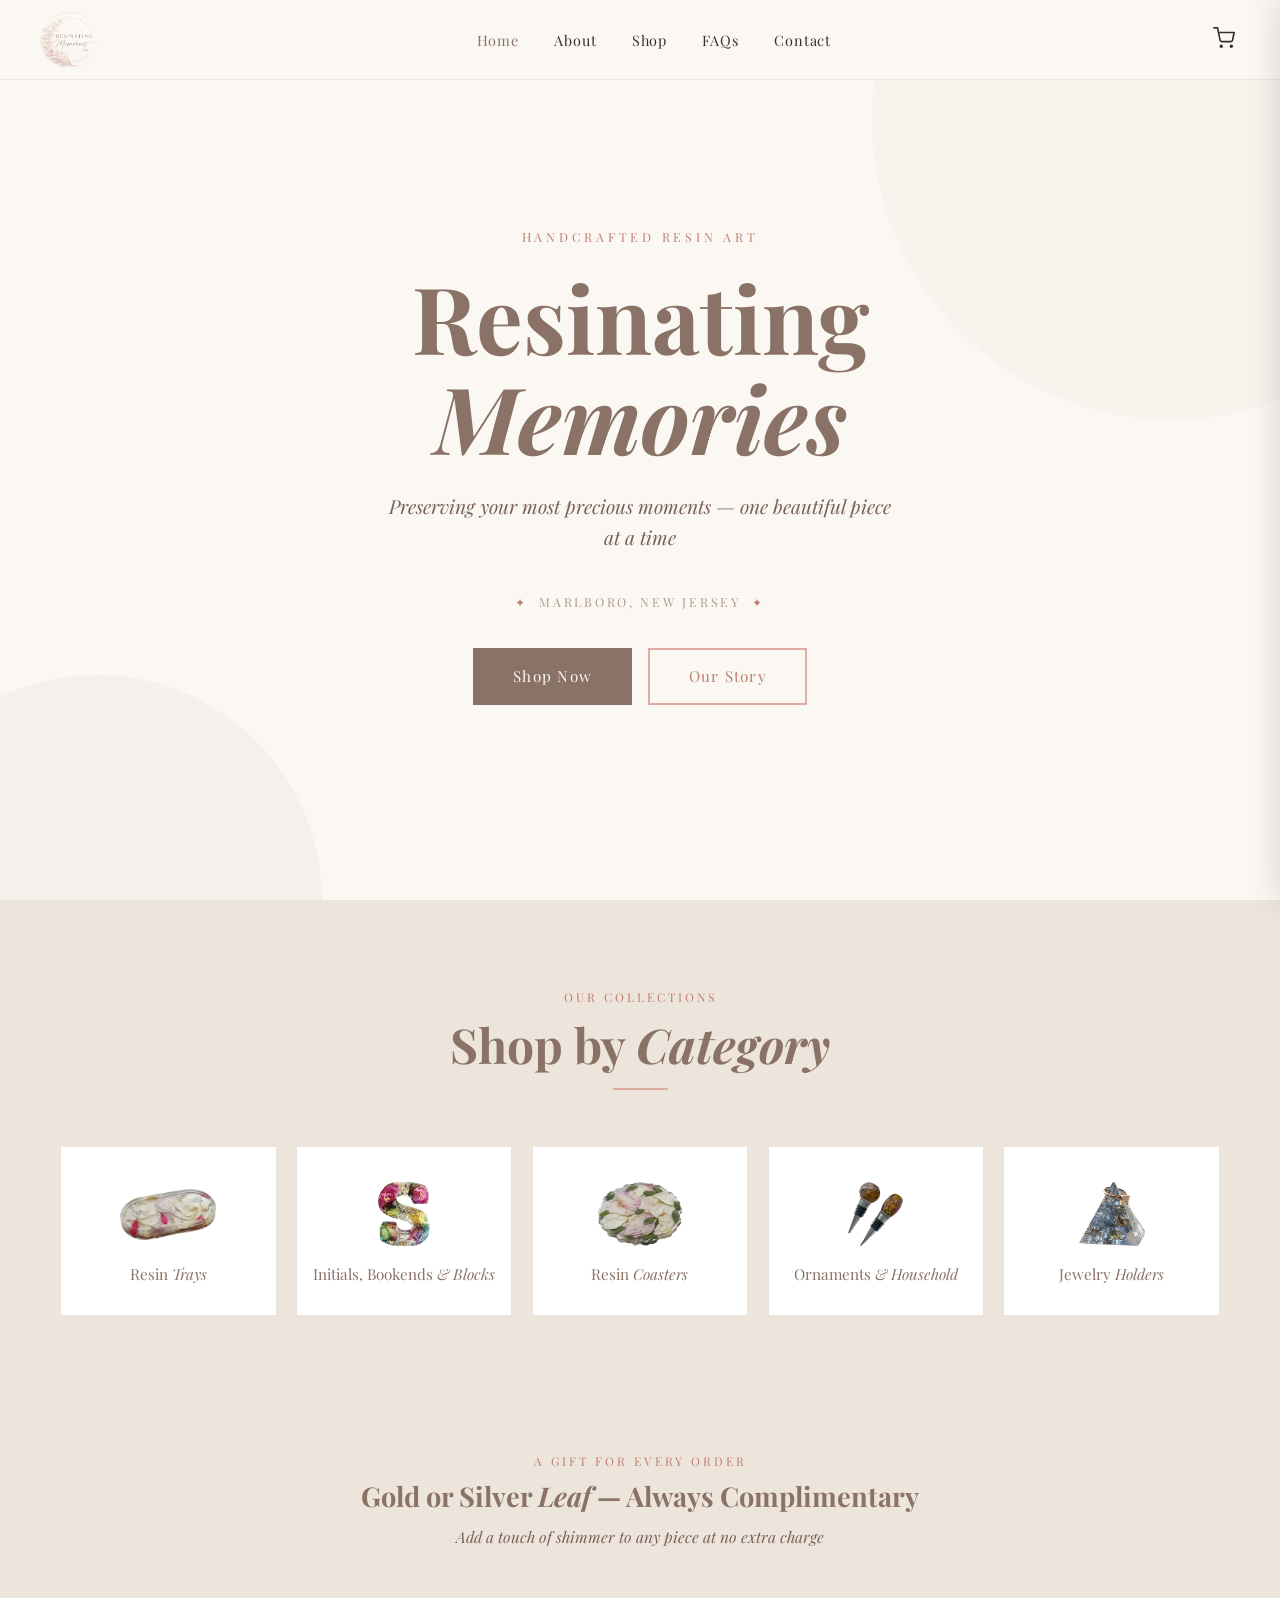
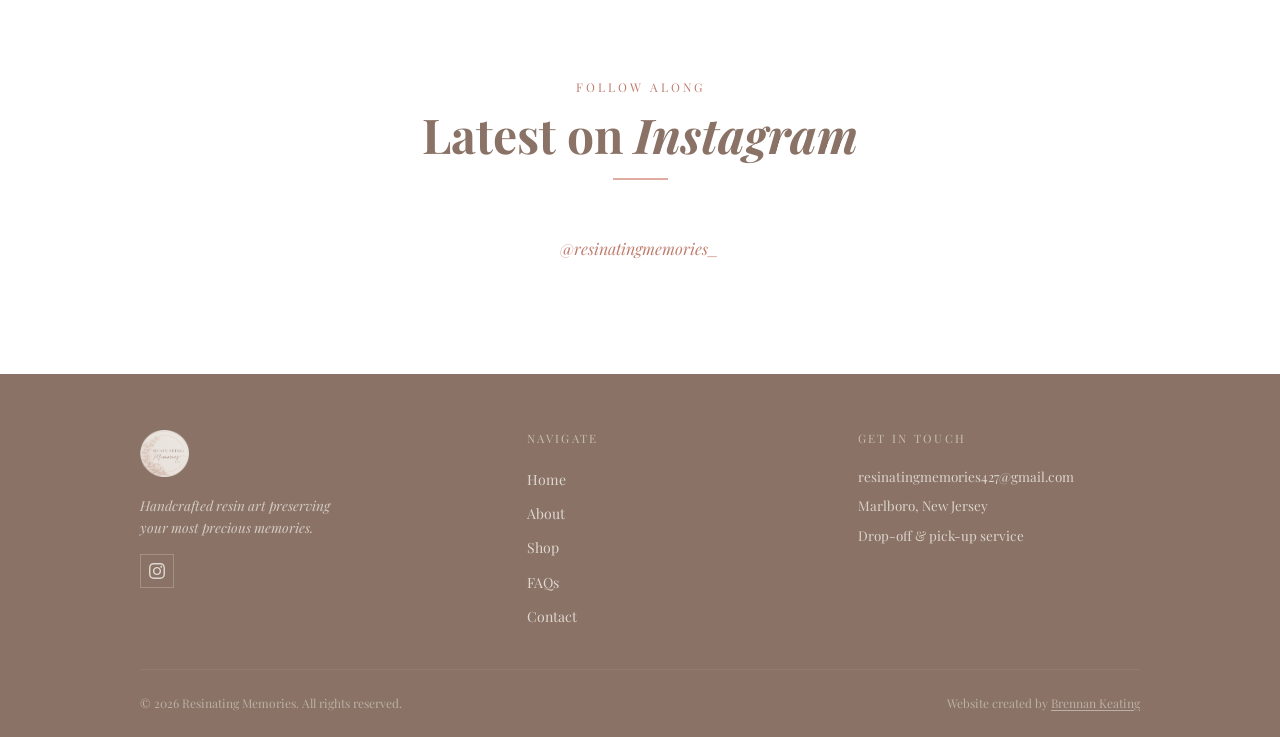
<file: index.html>
<!DOCTYPE html>
<html lang="en">
<head>
  <meta charset="UTF-8">
  <meta name="viewport" content="width=device-width, initial-scale=1.0">
  <title>Resinating Memories — Preserved Floral Resin Art</title>
  <meta name="description" content="Beautifully crafted resin art preserving your precious memories. Trays, coasters, jewelry holders, and more. Based in Marlboro, New Jersey.">
  <link rel="apple-touch-icon" sizes="180x180" href="/apple-touch-icon.png">
  <link rel="icon" type="image/png" sizes="32x32" href="/favicon-32x32.png">
  <link rel="icon" type="image/png" sizes="16x16" href="/favicon-16x16.png">
  <link rel="manifest" href="/site.webmanifest">
  <link rel="stylesheet" href="css/styles.css">
</head>
<body>

  <!-- ═══════════════════════════════════════ NAVIGATION -->
  <nav class="nav">
    <a href="index.html">
      <img src="logo.png" alt="Resinating Memories" class="nav-logo">
    </a>
    <ul class="nav-links">
      <li><a href="index.html">Home</a></li>
      <li><a href="about.html">About</a></li>
      <li><a href="store.html">Shop</a></li>
      <li><a href="faqs.html">FAQs</a></li>
      <li><a href="contact.html">Contact</a></li>
    </ul>
    <div class="nav-right">
      <button class="nav-cart" aria-label="Open cart">
        <svg xmlns="http://www.w3.org/2000/svg" width="22" height="22" viewBox="0 0 24 24" fill="none" stroke="currentColor" stroke-width="1.8" stroke-linecap="round" stroke-linejoin="round" aria-hidden="true"><circle cx="9" cy="21" r="1"/><circle cx="20" cy="21" r="1"/><path d="M1 1h4l2.68 13.39a2 2 0 0 0 2 1.61h9.72a2 2 0 0 0 2-1.61L23 6H6"/></svg>
        <span class="cart-badge">0</span>
      </button>
      <button class="hamburger" aria-label="Menu">
        <span></span><span></span><span></span>
      </button>
    </div>
  </nav>

  <!-- ═══════════════════════════════════════ HERO -->
  <section class="hero page-top">
    <div class="hero-content">
      <p class="hero-eyebrow">Handcrafted Resin Art</p>
      <h1 class="hero-title">
        Resinating<br><span class="italic">Memories</span>
      </h1>
      <p class="hero-subtitle">
        Preserving your most precious moments — one beautiful piece at a time
      </p>
      <p class="hero-location">
        <span>✦</span>&nbsp; Marlboro, New Jersey &nbsp;<span>✦</span>
      </p>
      <div class="hero-buttons">
        <a href="store.html" class="btn btn-primary">Shop Now</a>
        <a href="about.html" class="btn btn-outline">Our Story</a>
      </div>
    </div>
  </section>

  <!-- ═══════════════════════════════════════ CATEGORIES -->
  <section class="section section-cream">
    <div class="container">
      <div class="section-header">
        <p class="section-label">Our Collections</p>
        <h2 class="section-title">Shop by <em class="italic">Category</em></h2>
        <div class="section-divider"></div>
      </div>
      <div class="categories-grid">
        <a href="store.html?cat=trays" class="category-card">
          <div class="category-icon"><img src="images/homepage/resintray.webp" alt="Resin Trays"></div>
          <div class="category-name">Resin <em class="italic">Trays</em></div>
        </a>
        <a href="store.html?cat=initials" class="category-card">
          <div class="category-icon"><img src="images/homepage/initial.webp" alt="Initials, Bookends &amp; Blocks"></div>
          <div class="category-name">Initials, Bookends <em class="italic">&amp; Blocks</em></div>
        </a>
        <a href="store.html?cat=coasters" class="category-card">
          <div class="category-icon"><img src="images/homepage/resincoaster.webp" alt="Resin Coasters"></div>
          <div class="category-name">Resin <em class="italic">Coasters</em></div>
        </a>
        <a href="store.html?cat=ornaments" class="category-card">
          <div class="category-icon"><img src="images/homepage/winestopper.webp" alt="Ornaments &amp; Household"></div>
          <div class="category-name">Ornaments <em class="italic">&amp; Household</em></div>
        </a>
        <a href="store.html?cat=jewelry" class="category-card">
          <div class="category-icon"><img src="images/homepage/jewelry.webp" alt="Jewelry Holders"></div>
          <div class="category-name">Jewelry <em class="italic">Holders</em></div>
        </a>
      </div>
    </div>
  </section>

  <!-- ═══════════════════════════════════════ LEAF CALLOUT -->
  <section class="section section-cream" style="padding:3rem 2rem;text-align:center">
    <div class="container">
      <p class="section-label">A Gift for Every Order</p>
      <h2 class="section-title" style="font-size:1.7rem">
        Gold or Silver <em class="italic">Leaf</em> — Always Complimentary
      </h2>
      <p style="color:var(--text-light);font-style:italic;margin-top:0.8rem;font-size:0.97rem">
        Add a touch of shimmer to any piece at no extra charge
      </p>
    </div>
  </section>

  <!-- ═══════════════════════════════════════ INSTAGRAM -->
  <section class="instagram-section">
    <div class="container">
      <div class="section-header">
        <p class="section-label">Follow Along</p>
        <h2 class="section-title">Latest on <em class="italic">Instagram</em></h2>
        <div class="section-divider"></div>
      </div>
      <p class="instagram-handle">
        <a href="https://www.instagram.com/resinatingmemories_/" target="_blank" rel="noopener">
          @resinatingmemories_
        </a>
      </p>

      <div class="instagram-widget-wrap">
        <!-- Elfsight Instagram Feed | Untitled Instagram Feed -->
        <script src="https://elfsightcdn.com/platform.js" async></script>
        <div class="elfsight-app-3caeab70-032c-4cb9-8392-621720ac0b47" data-elfsight-app-lazy></div>
      </div>
    </div>
  </section>

  <!-- ═══════════════════════════════════════ FOOTER -->
  <footer>
    <div class="footer-inner">
      <div class="footer-grid">
        <div>
          <img src="logo.png" alt="Resinating Memories" class="footer-logo">
          <p class="footer-tagline">Handcrafted resin art preserving<br>your most precious memories.</p>
          <div class="footer-social">
            <a href="https://www.instagram.com/resinatingmemories_/" target="_blank" rel="noopener" aria-label="Instagram">
              <svg width="16" height="16" viewBox="0 0 24 24" fill="currentColor"><path d="M12 2.163c3.204 0 3.584.012 4.85.07 3.252.148 4.771 1.691 4.919 4.919.058 1.265.069 1.645.069 4.849 0 3.205-.012 3.584-.069 4.849-.149 3.225-1.664 4.771-4.919 4.919-1.266.058-1.644.07-4.85.07-3.204 0-3.584-.012-4.849-.07-3.26-.149-4.771-1.699-4.919-4.92-.058-1.265-.07-1.644-.07-4.849 0-3.204.013-3.583.07-4.849.149-3.227 1.664-4.771 4.919-4.919 1.266-.057 1.645-.069 4.849-.069zm0-2.163c-3.259 0-3.667.014-4.947.072-4.358.2-6.78 2.618-6.98 6.98-.059 1.281-.073 1.689-.073 4.948 0 3.259.014 3.668.072 4.948.2 4.358 2.618 6.78 6.98 6.98 1.281.058 1.689.072 4.948.072 3.259 0 3.668-.014 4.948-.072 4.354-.2 6.782-2.618 6.979-6.98.059-1.28.073-1.689.073-4.948 0-3.259-.014-3.667-.072-4.947-.196-4.354-2.617-6.78-6.979-6.98-1.281-.059-1.69-.073-4.949-.073zm0 5.838c-3.403 0-6.162 2.759-6.162 6.162s2.759 6.163 6.162 6.163 6.162-2.759 6.162-6.163c0-3.403-2.759-6.162-6.162-6.162zm0 10.162c-2.209 0-4-1.79-4-4 0-2.209 1.791-4 4-4s4 1.791 4 4c0 2.21-1.791 4-4 4zm6.406-11.845c-.796 0-1.441.645-1.441 1.44s.645 1.44 1.441 1.44c.795 0 1.439-.645 1.439-1.44s-.644-1.44-1.439-1.44z"/></svg>
            </a>
          </div>
        </div>
        <div>
          <p class="footer-heading">Navigate</p>
          <ul class="footer-links">
            <li><a href="index.html">Home</a></li>
            <li><a href="about.html">About</a></li>
            <li><a href="store.html">Shop</a></li>
            <li><a href="faqs.html">FAQs</a></li>
            <li><a href="contact.html">Contact</a></li>
          </ul>
        </div>
        <div>
          <p class="footer-heading">Get in Touch</p>
          <p class="footer-contact-item">
            <a href="mailto:resinatingmemories427@gmail.com">resinatingmemories427@gmail.com</a>
          </p>
          <p class="footer-contact-item">Marlboro, New Jersey</p>
          <p class="footer-contact-item">Drop-off &amp; pick-up service</p>
        </div>
      </div>
      <p class="footer-bottom">
        <span>&copy; <span id="year"></span> Resinating Memories. All rights reserved.</span>
        <span class="footer-credit">Website created by <a href="https://www.brennankeating.com" target="_blank" rel="noopener">Brennan Keating</a></span>
      </p>
    </div>
  </footer>

  <!-- ═══════════════════════════════════════ CART DRAWER -->
  <div class="cart-overlay"></div>
  <div class="cart-drawer">
    <div class="cart-header">
      <span class="cart-title">Your Cart</span>
      <button class="cart-close" aria-label="Close cart">×</button>
    </div>
    <div class="cart-items"></div>
    <div class="cart-footer">
      <div class="cart-total">
        <span>Total</span>
        <span class="cart-total-amount">$0</span>
      </div>
      <p class="cart-total-note">This is an inquiry cart — no payment is taken online</p>
      <a href="checkout.html" class="btn-checkout-link">Proceed to Checkout</a>
    </div>
  </div>

  <script>
    document.getElementById('year').textContent = new Date().getFullYear();
  </script>
  <script src="js/products.js"></script>
  <script src="js/cart.js"></script>
</body>
</html>
</file>
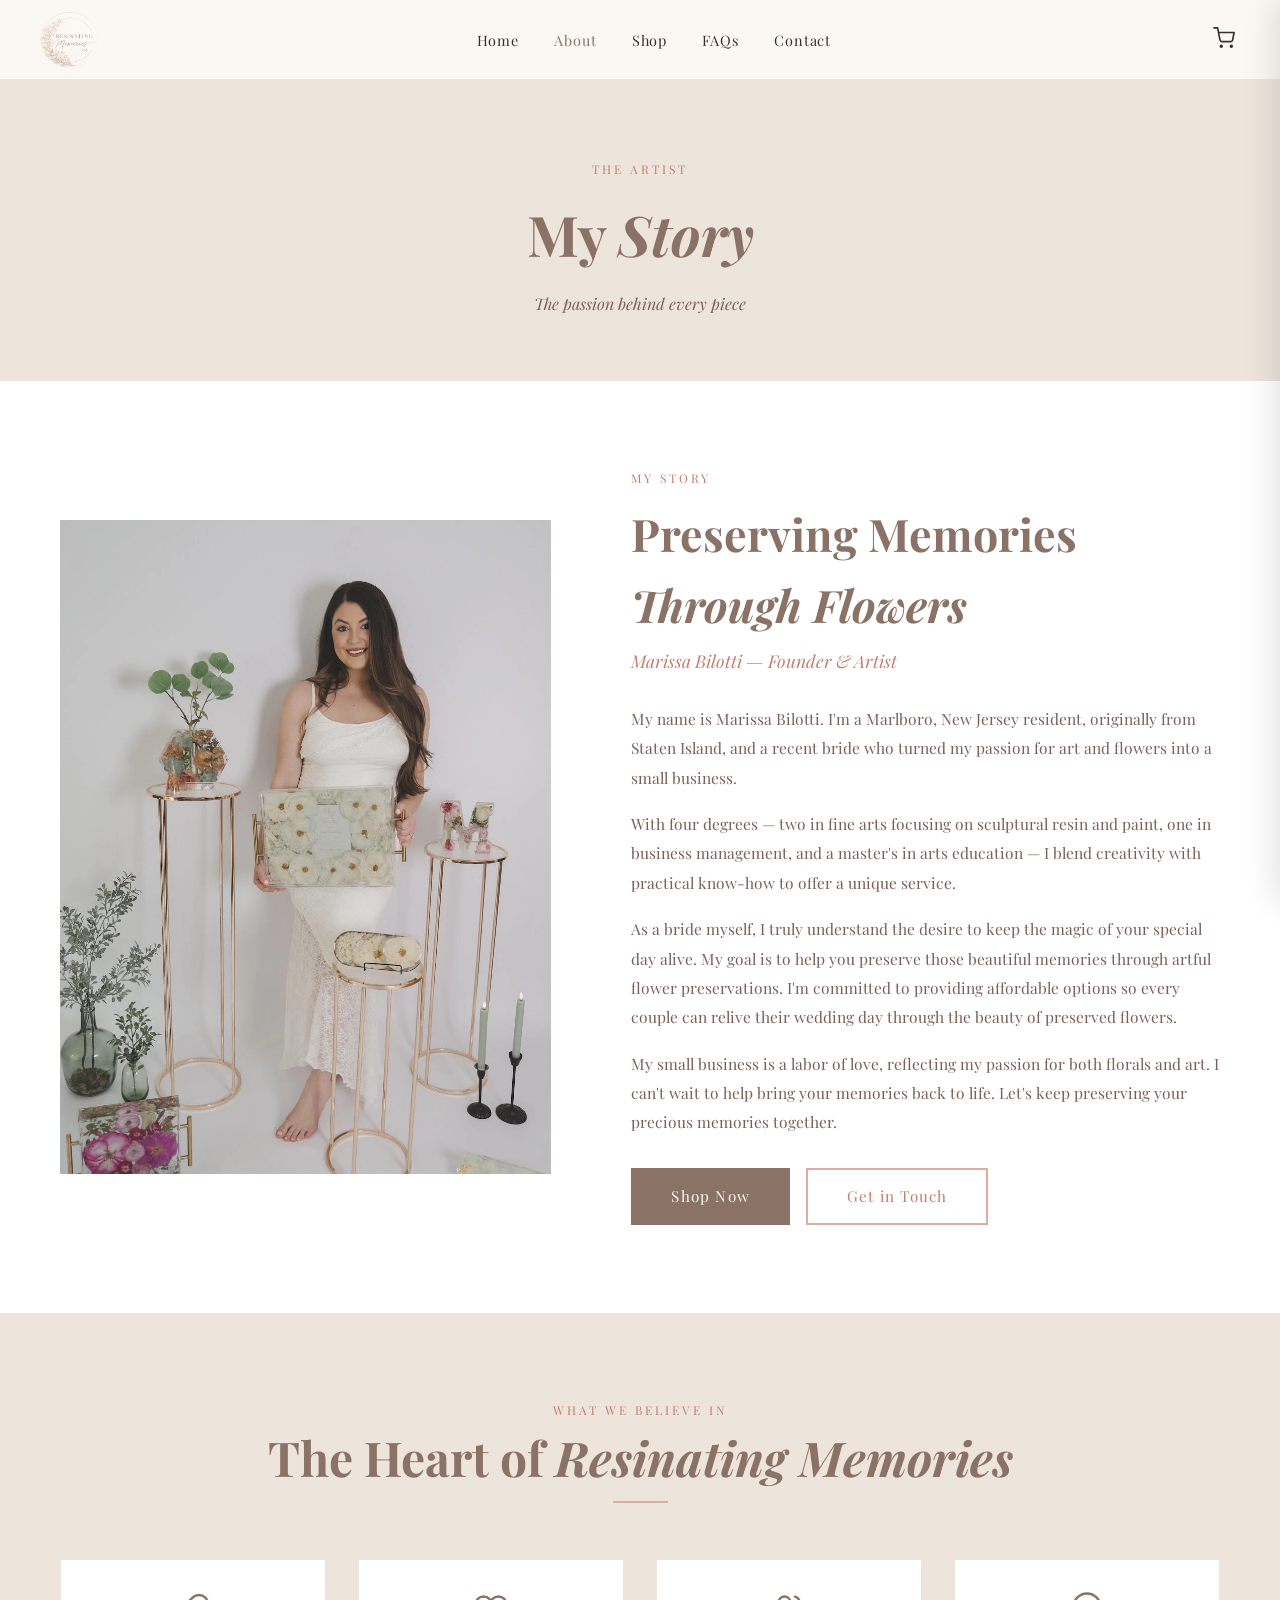
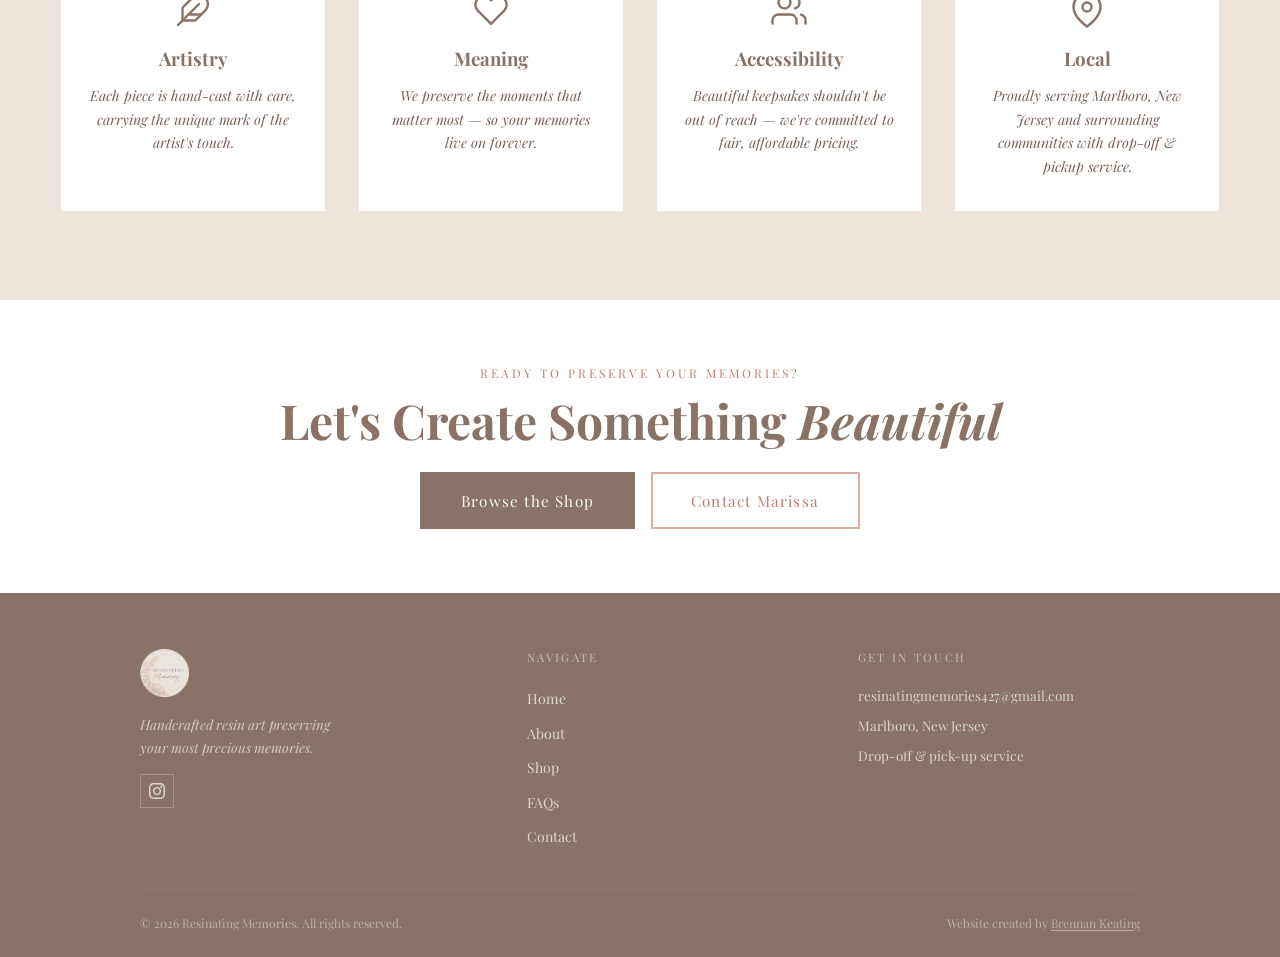
<file: about.html>
<!DOCTYPE html>
<html lang="en">
<head>
  <meta charset="UTF-8">
  <meta name="viewport" content="width=device-width, initial-scale=1.0">
  <title>About — Resinating Memories</title>
  <meta name="description" content="Meet Marissa Bilotti, the artist behind Resinating Memories. Learn the story behind her passion for preserving memories through resin floral art.">
  <link rel="apple-touch-icon" sizes="180x180" href="/apple-touch-icon.png">
  <link rel="icon" type="image/png" sizes="32x32" href="/favicon-32x32.png">
  <link rel="icon" type="image/png" sizes="16x16" href="/favicon-16x16.png">
  <link rel="manifest" href="/site.webmanifest">
  <link rel="stylesheet" href="css/styles.css">
</head>
<body>

  <!-- ═══════════════════════════════════════ NAVIGATION -->
  <nav class="nav">
    <a href="index.html">
      <img src="logo.png" alt="Resinating Memories" class="nav-logo">
    </a>
    <ul class="nav-links">
      <li><a href="index.html">Home</a></li>
      <li><a href="about.html">About</a></li>
      <li><a href="store.html">Shop</a></li>
      <li><a href="faqs.html">FAQs</a></li>
      <li><a href="contact.html">Contact</a></li>
    </ul>
    <div class="nav-right">
      <button class="nav-cart" aria-label="Open cart">
        <svg xmlns="http://www.w3.org/2000/svg" width="22" height="22" viewBox="0 0 24 24" fill="none" stroke="currentColor" stroke-width="1.8" stroke-linecap="round" stroke-linejoin="round" aria-hidden="true"><circle cx="9" cy="21" r="1"/><circle cx="20" cy="21" r="1"/><path d="M1 1h4l2.68 13.39a2 2 0 0 0 2 1.61h9.72a2 2 0 0 0 2-1.61L23 6H6"/></svg>
        <span class="cart-badge">0</span>
      </button>
      <button class="hamburger" aria-label="Menu">
        <span></span><span></span><span></span>
      </button>
    </div>
  </nav>

  <!-- ═══════════════════════════════════════ PAGE HERO -->
  <div class="page-top">
    <div class="page-hero">
      <p class="page-hero-label">The Artist</p>
      <h1 class="page-hero-title">My <em class="italic">Story</em></h1>
      <p class="page-hero-sub">The passion behind every piece</p>
    </div>
  </div>

  <!-- ═══════════════════════════════════════ ABOUT CONTENT -->
  <section class="section section-white">
    <div class="container">
      <div class="about-layout">

        <div class="about-image-wrap">
          <img src="images/about.webp"
               alt="Marissa Bilotti — Resinating Memories"
               class="about-image">
          <div class="about-image-accent"></div>
        </div>

        <div>
          <p class="about-label">My Story</p>
          <h2 class="about-title">Preserving Memories<br><em style="font-style:italic">Through Flowers</em></h2>
          <p class="about-subtitle">Marissa Bilotti — Founder &amp; Artist</p>

          <p class="about-text">
            My name is Marissa Bilotti. I'm a Marlboro, New Jersey resident, originally from Staten Island,
            and a recent bride who turned my passion for art and flowers into a small business.
          </p>

          <p class="about-text">
            With four degrees — two in fine arts focusing on sculptural resin and paint, one in business
            management, and a master's in arts education — I blend creativity with practical know-how
            to offer a unique service.
          </p>

          <p class="about-text">
            As a bride myself, I truly understand the desire to keep the magic of your special day alive.
            My goal is to help you preserve those beautiful memories through artful flower preservations.
            I'm committed to providing affordable options so every couple can relive their wedding day
            through the beauty of preserved flowers.
          </p>

          <p class="about-text">
            My small business is a labor of love, reflecting my passion for both florals and art. I can't
            wait to help bring your memories back to life. Let's keep preserving your precious memories
            together.
          </p>

          <div style="margin-top:2rem;display:flex;gap:1rem;flex-wrap:wrap">
            <a href="store.html" class="btn btn-primary">Shop Now</a>
            <a href="contact.html" class="btn btn-outline">Get in Touch</a>
          </div>
        </div>

      </div>
    </div>
  </section>

  <!-- ═══════════════════════════════════════ VALUES -->
  <section class="section section-cream">
    <div class="container">
      <div class="section-header">
        <p class="section-label">What We Believe In</p>
        <h2 class="section-title">The Heart of <em class="italic">Resinating Memories</em></h2>
        <div class="section-divider"></div>
      </div>
      <div style="display:grid;grid-template-columns:repeat(auto-fit,minmax(220px,1fr));gap:2rem;margin-top:1rem">
        <div style="text-align:center;padding:2rem 1.5rem;background:white;border:1px solid var(--offwhite-dark)">
          <div style="margin-bottom:1rem;display:flex;justify-content:center"><svg xmlns="http://www.w3.org/2000/svg" width="36" height="36" viewBox="0 0 24 24" fill="none" stroke="var(--brown)" stroke-width="1.6" stroke-linecap="round" stroke-linejoin="round" aria-hidden="true"><path d="M20.24 12.24a6 6 0 0 0-8.49-8.49L5 10.5V19h8.5z"/><line x1="16" y1="8" x2="2" y2="22"/><line x1="17.5" y1="15" x2="9" y2="15"/></svg></div>
          <h3 style="color:var(--brown);margin-bottom:0.6rem">Artistry</h3>
          <p style="font-size:0.88rem;color:var(--text-light);font-style:italic;line-height:1.7">
            Each piece is hand-cast with care, carrying the unique mark of the artist's touch.
          </p>
        </div>
        <div style="text-align:center;padding:2rem 1.5rem;background:white;border:1px solid var(--offwhite-dark)">
          <div style="margin-bottom:1rem;display:flex;justify-content:center"><svg xmlns="http://www.w3.org/2000/svg" width="36" height="36" viewBox="0 0 24 24" fill="none" stroke="var(--brown)" stroke-width="1.6" stroke-linecap="round" stroke-linejoin="round" aria-hidden="true"><path d="M20.84 4.61a5.5 5.5 0 0 0-7.78 0L12 5.67l-1.06-1.06a5.5 5.5 0 0 0-7.78 7.78l1.06 1.06L12 21.23l7.78-7.78 1.06-1.06a5.5 5.5 0 0 0 0-7.78z"/></svg></div>
          <h3 style="color:var(--brown);margin-bottom:0.6rem">Meaning</h3>
          <p style="font-size:0.88rem;color:var(--text-light);font-style:italic;line-height:1.7">
            We preserve the moments that matter most — so your memories live on forever.
          </p>
        </div>
        <div style="text-align:center;padding:2rem 1.5rem;background:white;border:1px solid var(--offwhite-dark)">
          <div style="margin-bottom:1rem;display:flex;justify-content:center"><svg xmlns="http://www.w3.org/2000/svg" width="36" height="36" viewBox="0 0 24 24" fill="none" stroke="var(--brown)" stroke-width="1.6" stroke-linecap="round" stroke-linejoin="round" aria-hidden="true"><path d="M17 21v-2a4 4 0 0 0-4-4H5a4 4 0 0 0-4 4v2"/><circle cx="9" cy="7" r="4"/><path d="M23 21v-2a4 4 0 0 0-3-3.87"/><path d="M16 3.13a4 4 0 0 1 0 7.75"/></svg></div>
          <h3 style="color:var(--brown);margin-bottom:0.6rem">Accessibility</h3>
          <p style="font-size:0.88rem;color:var(--text-light);font-style:italic;line-height:1.7">
            Beautiful keepsakes shouldn't be out of reach — we're committed to fair, affordable pricing.
          </p>
        </div>
        <div style="text-align:center;padding:2rem 1.5rem;background:white;border:1px solid var(--offwhite-dark)">
          <div style="margin-bottom:1rem;display:flex;justify-content:center"><svg xmlns="http://www.w3.org/2000/svg" width="36" height="36" viewBox="0 0 24 24" fill="none" stroke="var(--brown)" stroke-width="1.6" stroke-linecap="round" stroke-linejoin="round" aria-hidden="true"><path d="M21 10c0 7-9 13-9 13s-9-6-9-13a9 9 0 0 1 18 0z"/><circle cx="12" cy="10" r="3"/></svg></div>
          <h3 style="color:var(--brown);margin-bottom:0.6rem">Local</h3>
          <p style="font-size:0.88rem;color:var(--text-light);font-style:italic;line-height:1.7">
            Proudly serving Marlboro, New Jersey and surrounding communities with drop-off &amp; pickup service.
          </p>
        </div>
      </div>
    </div>
  </section>

  <!-- ═══════════════════════════════════════ CTA -->
  <section class="section section-white" style="text-align:center;padding:4rem 2rem">
    <p class="section-label">Ready to Preserve Your Memories?</p>
    <h2 class="section-title" style="margin-bottom:1.5rem">Let's Create Something <em class="italic">Beautiful</em></h2>
    <div style="display:flex;gap:1rem;justify-content:center;flex-wrap:wrap">
      <a href="store.html" class="btn btn-primary">Browse the Shop</a>
      <a href="contact.html" class="btn btn-outline">Contact Marissa</a>
    </div>
  </section>

  <!-- ═══════════════════════════════════════ FOOTER -->
  <footer>
    <div class="footer-inner">
      <div class="footer-grid">
        <div>
          <img src="logo.png" alt="Resinating Memories" class="footer-logo">
          <p class="footer-tagline">Handcrafted resin art preserving<br>your most precious memories.</p>
          <div class="footer-social">
            <a href="https://www.instagram.com/resinatingmemories_/" target="_blank" rel="noopener" aria-label="Instagram">
              <svg width="16" height="16" viewBox="0 0 24 24" fill="currentColor"><path d="M12 2.163c3.204 0 3.584.012 4.85.07 3.252.148 4.771 1.691 4.919 4.919.058 1.265.069 1.645.069 4.849 0 3.205-.012 3.584-.069 4.849-.149 3.225-1.664 4.771-4.919 4.919-1.266.058-1.644.07-4.85.07-3.204 0-3.584-.012-4.849-.07-3.26-.149-4.771-1.699-4.919-4.92-.058-1.265-.07-1.644-.07-4.849 0-3.204.013-3.583.07-4.849.149-3.227 1.664-4.771 4.919-4.919 1.266-.057 1.645-.069 4.849-.069zm0-2.163c-3.259 0-3.667.014-4.947.072-4.358.2-6.78 2.618-6.98 6.98-.059 1.281-.073 1.689-.073 4.948 0 3.259.014 3.668.072 4.948.2 4.358 2.618 6.78 6.98 6.98 1.281.058 1.689.072 4.948.072 3.259 0 3.668-.014 4.948-.072 4.354-.2 6.782-2.618 6.979-6.98.059-1.28.073-1.689.073-4.948 0-3.259-.014-3.667-.072-4.947-.196-4.354-2.617-6.78-6.979-6.98-1.281-.059-1.69-.073-4.949-.073zm0 5.838c-3.403 0-6.162 2.759-6.162 6.162s2.759 6.163 6.162 6.163 6.162-2.759 6.162-6.163c0-3.403-2.759-6.162-6.162-6.162zm0 10.162c-2.209 0-4-1.79-4-4 0-2.209 1.791-4 4-4s4 1.791 4 4c0 2.21-1.791 4-4 4zm6.406-11.845c-.796 0-1.441.645-1.441 1.44s.645 1.44 1.441 1.44c.795 0 1.439-.645 1.439-1.44s-.644-1.44-1.439-1.44z"/></svg>
            </a>
          </div>
        </div>
        <div>
          <p class="footer-heading">Navigate</p>
          <ul class="footer-links">
            <li><a href="index.html">Home</a></li>
            <li><a href="about.html">About</a></li>
            <li><a href="store.html">Shop</a></li>
            <li><a href="faqs.html">FAQs</a></li>
            <li><a href="contact.html">Contact</a></li>
          </ul>
        </div>
        <div>
          <p class="footer-heading">Get in Touch</p>
          <p class="footer-contact-item">
            <a href="mailto:resinatingmemories427@gmail.com">resinatingmemories427@gmail.com</a>
          </p>
          <p class="footer-contact-item">Marlboro, New Jersey</p>
          <p class="footer-contact-item">Drop-off &amp; pick-up service</p>
        </div>
      </div>
      <p class="footer-bottom">
        <span>&copy; <span id="year"></span> Resinating Memories. All rights reserved.</span>
        <span class="footer-credit">Website created by <a href="https://www.brennankeating.com" target="_blank" rel="noopener">Brennan Keating</a></span>
      </p>
    </div>
  </footer>

  <!-- CART DRAWER -->
  <div class="cart-overlay"></div>
  <div class="cart-drawer">
    <div class="cart-header">
      <span class="cart-title">Your Cart</span>
      <button class="cart-close" aria-label="Close cart">×</button>
    </div>
    <div class="cart-items"></div>
    <div class="cart-footer">
      <div class="cart-total">
        <span>Total</span>
        <span class="cart-total-amount">$0</span>
      </div>
      <p class="cart-total-note">This is an inquiry cart — no payment is taken online</p>
      <a href="checkout.html" class="btn-checkout-link">Proceed to Checkout</a>
    </div>
  </div>

  <script>document.getElementById('year').textContent = new Date().getFullYear();</script>
  <script src="js/products.js"></script>
  <script src="js/cart.js"></script>
</body>
</html>
</file>
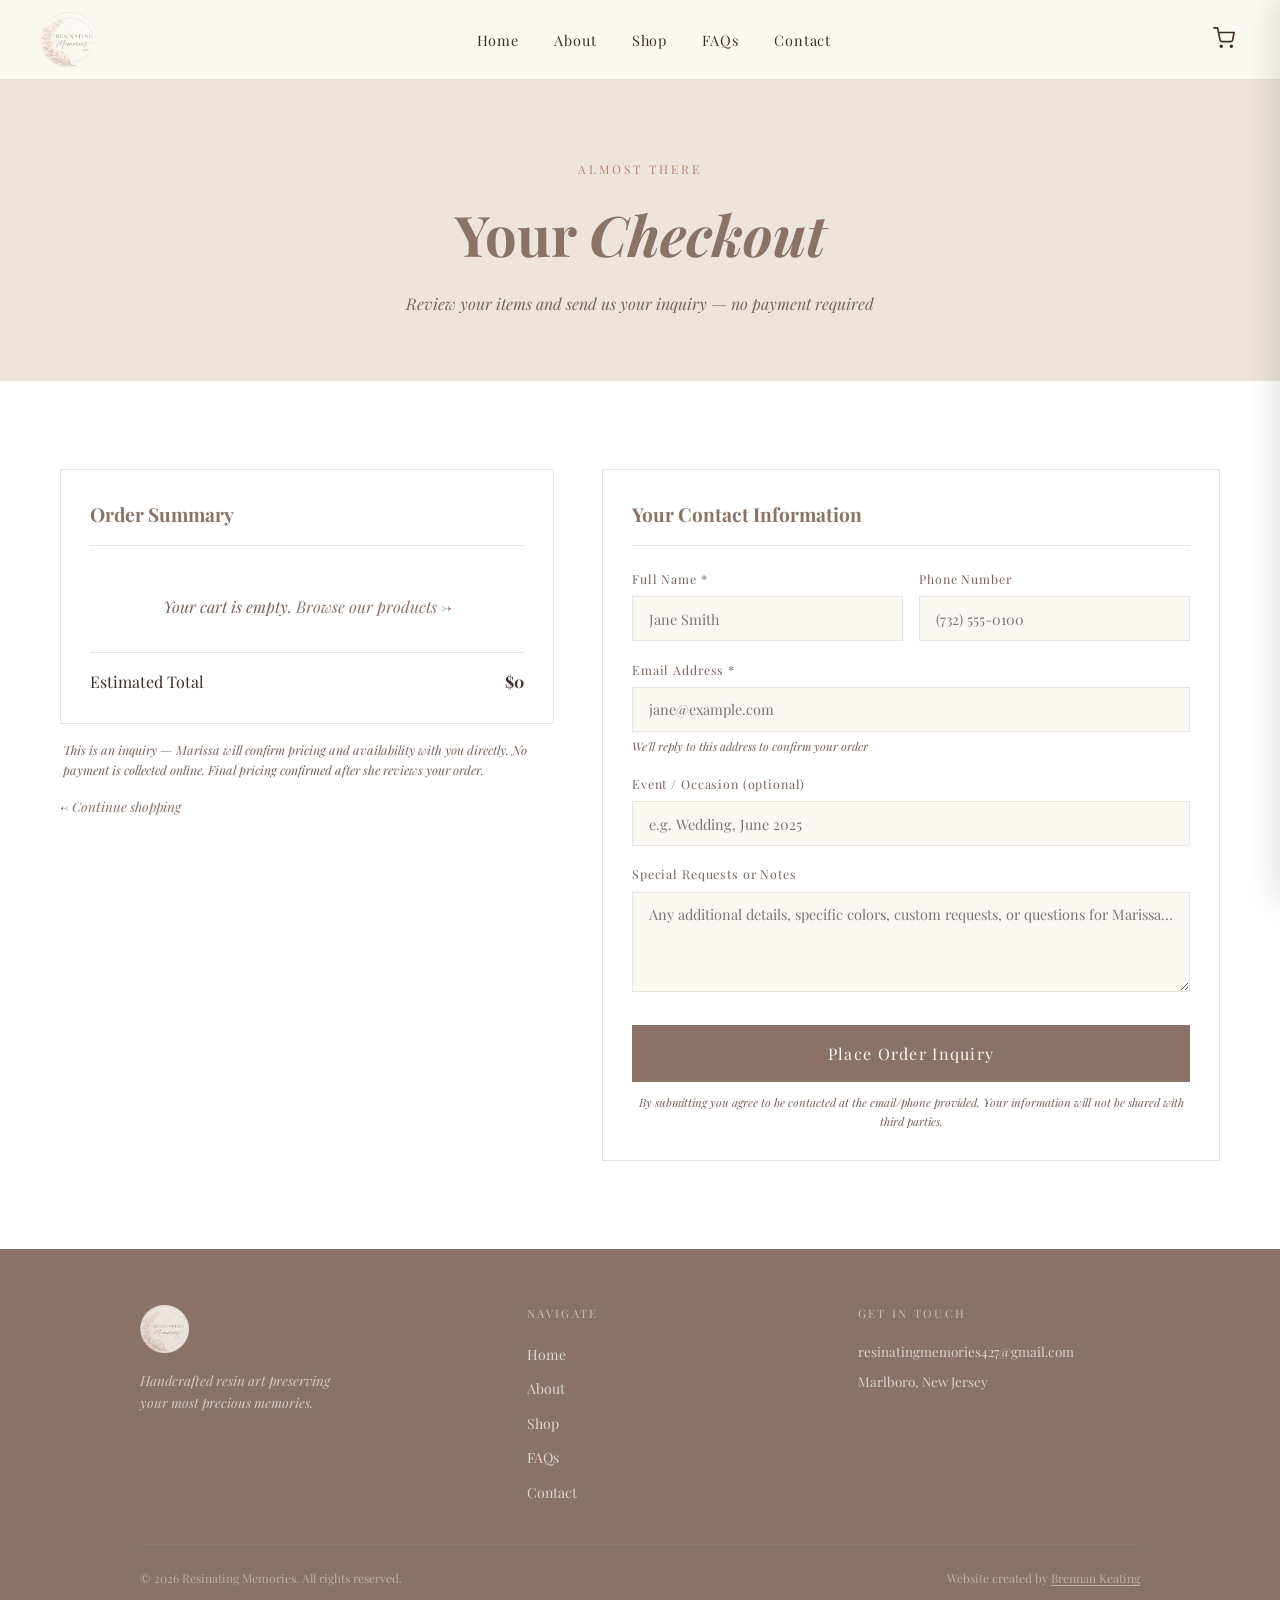
<file: checkout.html>
<!DOCTYPE html>
<html lang="en">
<head>
  <meta charset="UTF-8">
  <meta name="viewport" content="width=device-width, initial-scale=1.0">
  <title>Checkout — Resinating Memories</title>
  <meta name="description" content="Submit your order inquiry to Resinating Memories.">
  <link rel="apple-touch-icon" sizes="180x180" href="/apple-touch-icon.png">
  <link rel="icon" type="image/png" sizes="32x32" href="/favicon-32x32.png">
  <link rel="icon" type="image/png" sizes="16x16" href="/favicon-16x16.png">
  <link rel="manifest" href="/site.webmanifest">
  <link rel="stylesheet" href="css/styles.css">
</head>
<body>

  <!-- ═══════════════════════════════════════ NAVIGATION -->
  <nav class="nav">
    <a href="index.html">
      <img src="logo.png" alt="Resinating Memories" class="nav-logo">
    </a>
    <ul class="nav-links">
      <li><a href="index.html">Home</a></li>
      <li><a href="about.html">About</a></li>
      <li><a href="store.html">Shop</a></li>
      <li><a href="faqs.html">FAQs</a></li>
      <li><a href="contact.html">Contact</a></li>
    </ul>
    <div class="nav-right">
      <button class="nav-cart" aria-label="Open cart">
        <svg xmlns="http://www.w3.org/2000/svg" width="22" height="22" viewBox="0 0 24 24" fill="none" stroke="currentColor" stroke-width="1.8" stroke-linecap="round" stroke-linejoin="round" aria-hidden="true"><circle cx="9" cy="21" r="1"/><circle cx="20" cy="21" r="1"/><path d="M1 1h4l2.68 13.39a2 2 0 0 0 2 1.61h9.72a2 2 0 0 0 2-1.61L23 6H6"/></svg>
        <span class="cart-badge">0</span>
      </button>
      <button class="hamburger" aria-label="Menu">
        <span></span><span></span><span></span>
      </button>
    </div>
  </nav>

  <!-- ═══════════════════════════════════════ PAGE HERO -->
  <div class="page-top">
    <div class="page-hero">
      <p class="page-hero-label">Almost There</p>
      <h1 class="page-hero-title">Your <em class="italic">Checkout</em></h1>
      <p class="page-hero-sub">Review your items and send us your inquiry — no payment required</p>
    </div>
  </div>

  <!-- ═══════════════════════════════════════ CHECKOUT -->
  <section class="section section-white">
    <div class="container">

      <!-- EmailJS Setup Notice (shown until configured) -->
      <div class="setup-notice" style="display:none">
        <strong>⚙️ Developer Note — EmailJS Not Yet Configured</strong>
        Open <code>js/cart.js</code> and replace <code>YOUR_SERVICE_ID</code>, <code>YOUR_TEMPLATE_ID</code>,
        and <code>YOUR_PUBLIC_KEY</code> with your EmailJS credentials. Until then, submissions will be
        simulated. See the comments in <code>cart.js</code> for full setup instructions.
      </div>

      <!-- Checkout Layout -->
      <div class="checkout-layout" id="checkout-layout">

        <!-- Order Summary -->
        <div>
          <div class="checkout-card">
            <h2 class="checkout-card-title">Order Summary</h2>
            <div class="checkout-items" id="checkout-items">
              <!-- Populated by store.js -->
            </div>
            <div class="checkout-total-row">
              <span>Estimated Total</span>
              <strong id="checkout-total">$0</strong>
            </div>
          </div>
          <p style="font-size:0.78rem;color:var(--text-light);font-style:italic;margin-top:1rem;line-height:1.6;padding:0 0.2rem">
            This is an inquiry — Marissa will confirm pricing and availability with you directly.
            No payment is collected online. Final pricing confirmed after she reviews your order.
          </p>
          <p style="margin-top:0.8rem">
            <a href="store.html" style="color:var(--brown);font-size:0.85rem;font-style:italic">
              ← Continue shopping
            </a>
          </p>
        </div>

        <!-- Contact Form -->
        <div class="checkout-card">
          <h2 class="checkout-card-title">Your Contact Information</h2>
          <form id="checkout-form" novalidate>

            <div class="form-row">
              <div class="form-group">
                <label for="name">Full Name *</label>
                <input type="text" id="name" name="name" required placeholder="Jane Smith">
              </div>
              <div class="form-group">
                <label for="phone">Phone Number</label>
                <input type="tel" id="phone" name="phone" placeholder="(732) 555-0100">
              </div>
            </div>

            <div class="form-group">
              <label for="email">Email Address *</label>
              <input type="email" id="email" name="email" required placeholder="jane@example.com">
              <p class="form-note">We'll reply to this address to confirm your order</p>
            </div>

<div class="form-group">
              <label for="event">Event / Occasion (optional)</label>
              <input type="text" id="event" name="event" placeholder="e.g. Wedding, June 2025">
            </div>

            <div class="form-group">
              <label for="notes">Special Requests or Notes</label>
              <textarea id="notes" name="notes"
                placeholder="Any additional details, specific colors, custom requests, or questions for Marissa…"></textarea>
            </div>

            <button type="submit" class="btn-submit">Place Order Inquiry</button>

            <p style="font-size:0.72rem;color:var(--text-light);font-style:italic;margin-top:0.8rem;text-align:center;line-height:1.6">
              By submitting you agree to be contacted at the email/phone provided.
              Your information will not be shared with third parties.
            </p>

          </form>
        </div>

      </div>

      <!-- Success Message -->
      <div id="success-message" class="success-message">
        <div class="success-icon">🌸</div>
        <h2>Thank you!</h2>
        <p>
          Your order inquiry has been sent to Marissa at Resinating Memories.<br>
          She'll be in touch within 1–2 business days to confirm your order and coordinate drop-off.
        </p>
        <p style="margin-top:1rem">
          Questions in the meantime? Email
          <a href="mailto:resinatingmemories427@gmail.com" style="color:var(--brown)">
            resinatingmemories427@gmail.com
          </a>
        </p>
        <div style="margin-top:2.5rem;display:flex;gap:1rem;justify-content:center;flex-wrap:wrap">
          <a href="store.html" class="btn btn-primary">Continue Shopping</a>
          <a href="index.html" class="btn btn-outline">Back to Home</a>
        </div>
      </div>

    </div>
  </section>

  <!-- ═══════════════════════════════════════ FOOTER -->
  <footer>
    <div class="footer-inner">
      <div class="footer-grid">
        <div>
          <img src="logo.png" alt="Resinating Memories" class="footer-logo">
          <p class="footer-tagline">Handcrafted resin art preserving<br>your most precious memories.</p>
        </div>
        <div>
          <p class="footer-heading">Navigate</p>
          <ul class="footer-links">
            <li><a href="index.html">Home</a></li>
            <li><a href="about.html">About</a></li>
            <li><a href="store.html">Shop</a></li>
            <li><a href="faqs.html">FAQs</a></li>
            <li><a href="contact.html">Contact</a></li>
          </ul>
        </div>
        <div>
          <p class="footer-heading">Get in Touch</p>
          <p class="footer-contact-item">
            <a href="mailto:resinatingmemories427@gmail.com">resinatingmemories427@gmail.com</a>
          </p>
          <p class="footer-contact-item">Marlboro, New Jersey</p>
        </div>
      </div>
      <p class="footer-bottom">
        <span>&copy; <span id="year"></span> Resinating Memories. All rights reserved.</span>
        <span class="footer-credit">Website created by <a href="https://www.brennankeating.com" target="_blank" rel="noopener">Brennan Keating</a></span>
      </p>
    </div>
  </footer>

  <!-- CART DRAWER -->
  <div class="cart-overlay"></div>
  <div class="cart-drawer">
    <div class="cart-header">
      <span class="cart-title">Your Cart</span>
      <button class="cart-close" aria-label="Close cart">×</button>
    </div>
    <div class="cart-items"></div>
    <div class="cart-footer">
      <div class="cart-total">
        <span>Total</span>
        <span class="cart-total-amount">$0</span>
      </div>
      <p class="cart-total-note">This is an inquiry cart — no payment is taken online</p>
      <a href="checkout.html" class="btn-checkout-link">Proceed to Checkout</a>
    </div>
  </div>

  <script>document.getElementById('year').textContent = new Date().getFullYear();</script>
  <script src="js/products.js"></script>
  <script src="js/cart.js"></script>
  <script src="js/image-manifest.js"></script>
  <script src="js/store.js"></script>
</body>
</html>
</file>
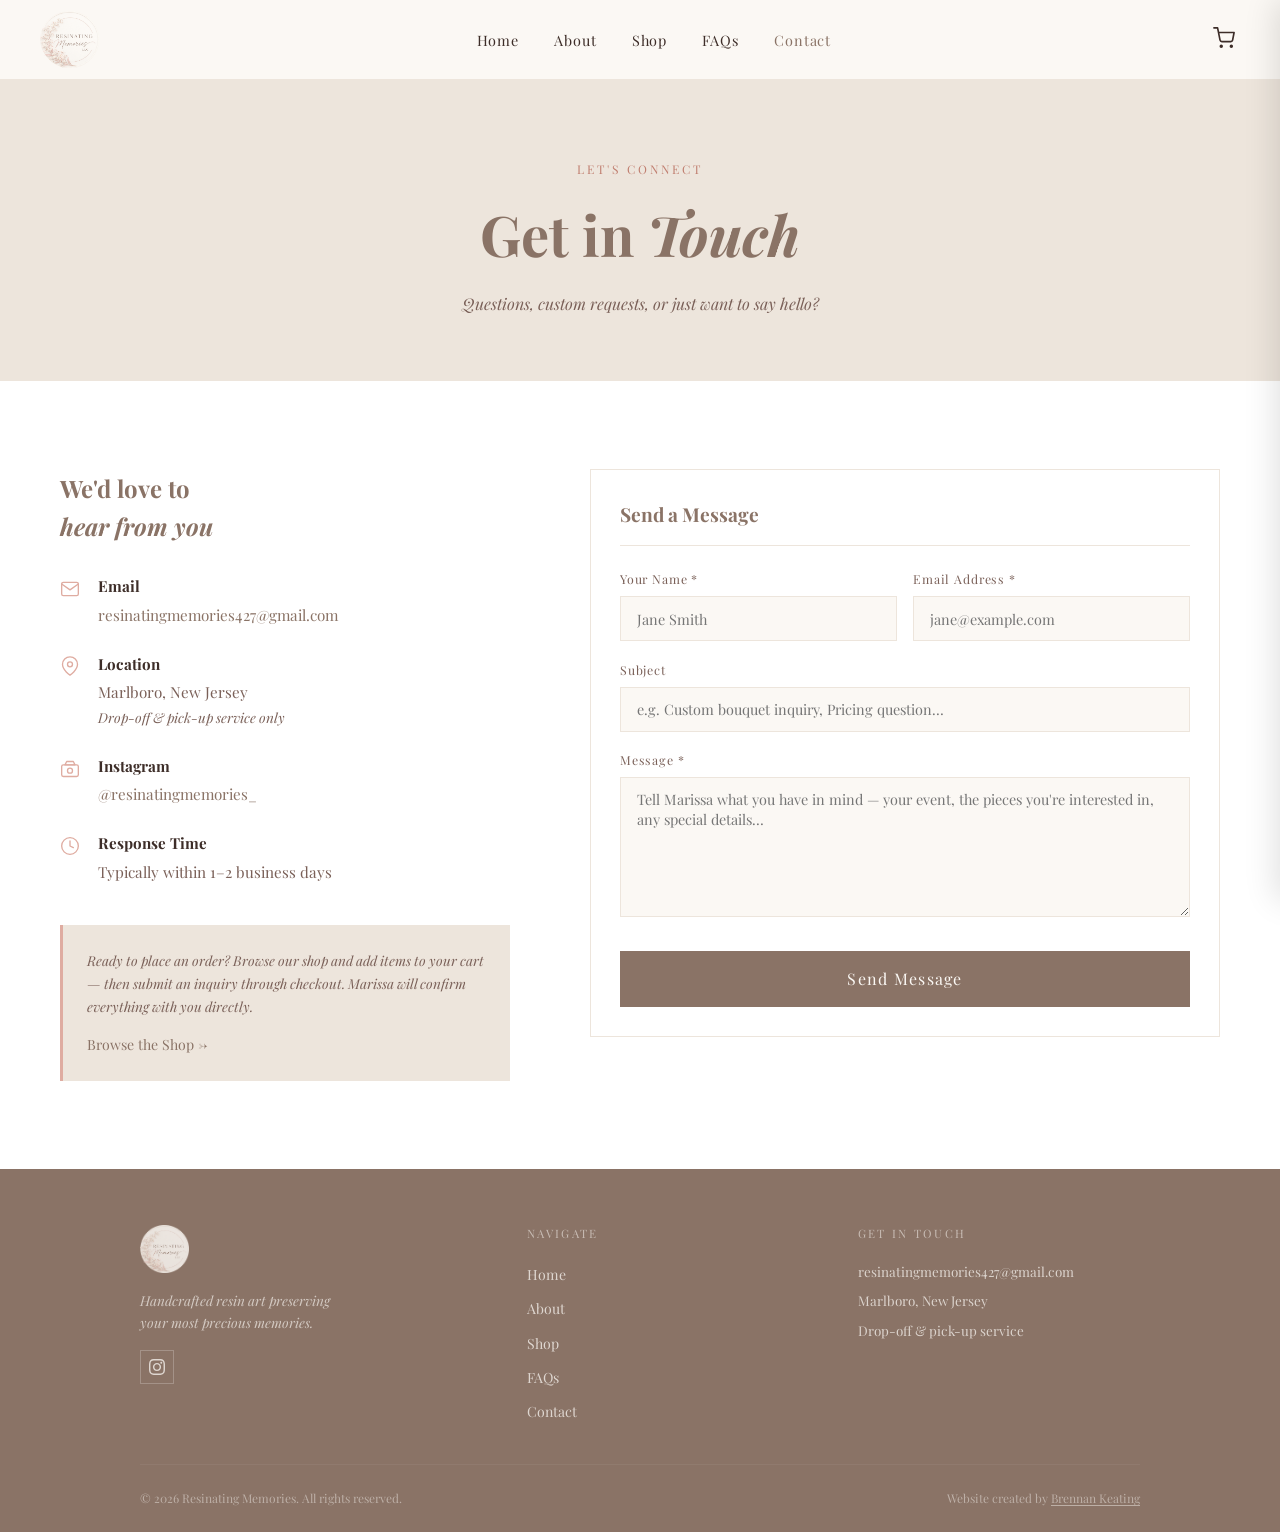
<file: contact.html>
<!DOCTYPE html>
<html lang="en">
<head>
  <meta charset="UTF-8">
  <meta name="viewport" content="width=device-width, initial-scale=1.0">
  <title>Contact — Resinating Memories</title>
  <meta name="description" content="Get in touch with Resinating Memories. Located in Marlboro, New Jersey. Email resinatingmemories427@gmail.com.">
  <link rel="apple-touch-icon" sizes="180x180" href="/apple-touch-icon.png">
  <link rel="icon" type="image/png" sizes="32x32" href="/favicon-32x32.png">
  <link rel="icon" type="image/png" sizes="16x16" href="/favicon-16x16.png">
  <link rel="manifest" href="/site.webmanifest">
  <link rel="stylesheet" href="css/styles.css">
</head>
<body>

  <!-- ═══════════════════════════════════════ NAVIGATION -->
  <nav class="nav">
    <a href="index.html">
      <img src="logo.png" alt="Resinating Memories" class="nav-logo">
    </a>
    <ul class="nav-links">
      <li><a href="index.html">Home</a></li>
      <li><a href="about.html">About</a></li>
      <li><a href="store.html">Shop</a></li>
      <li><a href="faqs.html">FAQs</a></li>
      <li><a href="contact.html">Contact</a></li>
    </ul>
    <div class="nav-right">
      <button class="nav-cart" aria-label="Open cart">
        <svg xmlns="http://www.w3.org/2000/svg" width="22" height="22" viewBox="0 0 24 24" fill="none" stroke="currentColor" stroke-width="1.8" stroke-linecap="round" stroke-linejoin="round" aria-hidden="true"><circle cx="9" cy="21" r="1"/><circle cx="20" cy="21" r="1"/><path d="M1 1h4l2.68 13.39a2 2 0 0 0 2 1.61h9.72a2 2 0 0 0 2-1.61L23 6H6"/></svg>
        <span class="cart-badge">0</span>
      </button>
      <button class="hamburger" aria-label="Menu">
        <span></span><span></span><span></span>
      </button>
    </div>
  </nav>

  <!-- ═══════════════════════════════════════ PAGE HERO -->
  <div class="page-top">
    <div class="page-hero">
      <p class="page-hero-label">Let's Connect</p>
      <h1 class="page-hero-title">Get in <em class="italic">Touch</em></h1>
      <p class="page-hero-sub">Questions, custom requests, or just want to say hello?</p>
    </div>
  </div>

  <!-- ═══════════════════════════════════════ CONTACT -->
  <section class="section section-white">
    <div class="container">
      <div class="contact-layout">

        <!-- Contact Info -->
        <div>
          <h2 class="contact-info-title">
            We'd love to<br><em style="font-style:italic">hear from you</em>
          </h2>

          <div class="contact-detail">
            <span class="contact-icon"><svg xmlns="http://www.w3.org/2000/svg" width="20" height="20" viewBox="0 0 24 24" fill="none" stroke="currentColor" stroke-width="1.6" stroke-linecap="round" stroke-linejoin="round" aria-hidden="true"><path d="M4 4h16c1.1 0 2 .9 2 2v12c0 1.1-.9 2-2 2H4c-1.1 0-2-.9-2-2V6c0-1.1.9-2 2-2z"/><polyline points="22,6 12,13 2,6"/></svg></span>
            <div class="contact-text">
              <strong>Email</strong>
              <a href="mailto:resinatingmemories427@gmail.com">
                resinatingmemories427@gmail.com
              </a>
            </div>
          </div>

          <div class="contact-detail">
            <span class="contact-icon"><svg xmlns="http://www.w3.org/2000/svg" width="20" height="20" viewBox="0 0 24 24" fill="none" stroke="currentColor" stroke-width="1.6" stroke-linecap="round" stroke-linejoin="round" aria-hidden="true"><path d="M21 10c0 7-9 13-9 13s-9-6-9-13a9 9 0 0 1 18 0z"/><circle cx="12" cy="10" r="3"/></svg></span>
            <div class="contact-text">
              <strong>Location</strong>
              Marlboro, New Jersey<br>
              <span style="font-size:0.85rem;font-style:italic">Drop-off &amp; pick-up service only</span>
            </div>
          </div>

          <div class="contact-detail">
            <span class="contact-icon"><svg xmlns="http://www.w3.org/2000/svg" width="20" height="20" viewBox="0 0 24 24" fill="none" stroke="currentColor" stroke-width="1.6" stroke-linecap="round" stroke-linejoin="round" aria-hidden="true"><rect x="2" y="7" width="20" height="14" rx="2" ry="2"/><path d="M16 3H8l-2 4h12z"/><circle cx="12" cy="14" r="3"/></svg></span>
            <div class="contact-text">
              <strong>Instagram</strong>
              <a href="https://www.instagram.com/resinatingmemories_/" target="_blank" rel="noopener">
                @resinatingmemories_
              </a>
            </div>
          </div>

          <div class="contact-detail">
            <span class="contact-icon"><svg xmlns="http://www.w3.org/2000/svg" width="20" height="20" viewBox="0 0 24 24" fill="none" stroke="currentColor" stroke-width="1.6" stroke-linecap="round" stroke-linejoin="round" aria-hidden="true"><circle cx="12" cy="12" r="10"/><polyline points="12 6 12 12 16 14"/></svg></span>
            <div class="contact-text">
              <strong>Response Time</strong>
              Typically within 1–2 business days
            </div>
          </div>

          <div style="margin-top:2.5rem;padding:1.5rem;background:var(--offwhite-dark);border-left:3px solid var(--pink)">
            <p style="font-size:0.85rem;color:var(--text-light);font-style:italic;line-height:1.7">
              Ready to place an order? Browse our shop and add items to your cart — then submit
              an inquiry through checkout. Marissa will confirm everything with you directly.
            </p>
            <a href="store.html" style="display:inline-block;margin-top:1rem;color:var(--brown);font-size:0.88rem">
              Browse the Shop →
            </a>
          </div>
        </div>

        <!-- Contact Form (Formspree) -->
        <div class="checkout-card">
          <h2 class="checkout-card-title">Send a Message</h2>

          <form
            id="contact-form"
            action="https://formspree.io/f/meeppglg"
            method="POST"
            novalidate>

            <div class="form-row">
              <div class="form-group">
                <label for="contact-name">Your Name *</label>
                <input type="text" id="contact-name" name="name" required placeholder="Jane Smith">
              </div>
              <div class="form-group">
                <label for="contact-email">Email Address *</label>
                <input type="email" id="contact-email" name="email" required placeholder="jane@example.com">
              </div>
            </div>

            <div class="form-group">
              <label for="contact-subject">Subject</label>
              <input type="text" id="contact-subject" name="subject"
                     placeholder="e.g. Custom bouquet inquiry, Pricing question…">
            </div>

            <div class="form-group">
              <label for="contact-message">Message *</label>
              <textarea id="contact-message" name="message" required
                style="min-height:140px"
                placeholder="Tell Marissa what you have in mind — your event, the pieces you're interested in, any special details…"></textarea>
            </div>

            <!-- Formspree honeypot (anti-spam) -->
            <input type="text" name="_gotcha" style="display:none">
            <!-- Redirect after submit -->
            <input type="hidden" name="_next" value="contact.html?sent=true">

            <button type="submit" class="btn-submit" id="contact-submit">Send Message</button>

          </form>

          <!-- Success banner (shown via URL param) -->
          <div id="contact-success"
               style="display:none;text-align:center;padding:2rem;background:var(--offwhite);margin-top:1rem;border:1px solid var(--offwhite-dark)">
            <div style="margin-bottom:0.8rem;display:flex;justify-content:center"><svg xmlns="http://www.w3.org/2000/svg" width="36" height="36" viewBox="0 0 24 24" fill="none" stroke="var(--brown)" stroke-width="1.6" stroke-linecap="round" stroke-linejoin="round" aria-hidden="true"><path d="M22 11.08V12a10 10 0 1 1-5.93-9.14"/><polyline points="22 4 12 14.01 9 11.01"/></svg></div>
            <h3 style="color:var(--brown);margin-bottom:0.5rem">Message Sent!</h3>
            <p style="font-size:0.88rem;color:var(--text-light);font-style:italic">
              Thank you for reaching out. Marissa will be in touch within 1–2 business days.
            </p>
          </div>
        </div>

      </div>
    </div>
  </section>

  <!-- ═══════════════════════════════════════ FOOTER -->
  <footer>
    <div class="footer-inner">
      <div class="footer-grid">
        <div>
          <img src="logo.png" alt="Resinating Memories" class="footer-logo">
          <p class="footer-tagline">Handcrafted resin art preserving<br>your most precious memories.</p>
          <div class="footer-social">
            <a href="https://www.instagram.com/resinatingmemories_/" target="_blank" rel="noopener" aria-label="Instagram">
              <svg width="16" height="16" viewBox="0 0 24 24" fill="currentColor"><path d="M12 2.163c3.204 0 3.584.012 4.85.07 3.252.148 4.771 1.691 4.919 4.919.058 1.265.069 1.645.069 4.849 0 3.205-.012 3.584-.069 4.849-.149 3.225-1.664 4.771-4.919 4.919-1.266.058-1.644.07-4.85.07-3.204 0-3.584-.012-4.849-.07-3.26-.149-4.771-1.699-4.919-4.92-.058-1.265-.07-1.644-.07-4.849 0-3.204.013-3.583.07-4.849.149-3.227 1.664-4.771 4.919-4.919 1.266-.057 1.645-.069 4.849-.069zm0-2.163c-3.259 0-3.667.014-4.947.072-4.358.2-6.78 2.618-6.98 6.98-.059 1.281-.073 1.689-.073 4.948 0 3.259.014 3.668.072 4.948.2 4.358 2.618 6.78 6.98 6.98 1.281.058 1.689.072 4.948.072 3.259 0 3.668-.014 4.948-.072 4.354-.2 6.782-2.618 6.979-6.98.059-1.28.073-1.689.073-4.948 0-3.259-.014-3.667-.072-4.947-.196-4.354-2.617-6.78-6.979-6.98-1.281-.059-1.69-.073-4.949-.073zm0 5.838c-3.403 0-6.162 2.759-6.162 6.162s2.759 6.163 6.162 6.163 6.162-2.759 6.162-6.163c0-3.403-2.759-6.162-6.162-6.162zm0 10.162c-2.209 0-4-1.79-4-4 0-2.209 1.791-4 4-4s4 1.791 4 4c0 2.21-1.791 4-4 4zm6.406-11.845c-.796 0-1.441.645-1.441 1.44s.645 1.44 1.441 1.44c.795 0 1.439-.645 1.439-1.44s-.644-1.44-1.439-1.44z"/></svg>
            </a>
          </div>
        </div>
        <div>
          <p class="footer-heading">Navigate</p>
          <ul class="footer-links">
            <li><a href="index.html">Home</a></li>
            <li><a href="about.html">About</a></li>
            <li><a href="store.html">Shop</a></li>
            <li><a href="faqs.html">FAQs</a></li>
            <li><a href="contact.html">Contact</a></li>
          </ul>
        </div>
        <div>
          <p class="footer-heading">Get in Touch</p>
          <p class="footer-contact-item">
            <a href="mailto:resinatingmemories427@gmail.com">resinatingmemories427@gmail.com</a>
          </p>
          <p class="footer-contact-item">Marlboro, New Jersey</p>
          <p class="footer-contact-item">Drop-off &amp; pick-up service</p>
        </div>
      </div>
      <p class="footer-bottom">
        <span>&copy; <span id="year"></span> Resinating Memories. All rights reserved.</span>
        <span class="footer-credit">Website created by <a href="https://www.brennankeating.com" target="_blank" rel="noopener">Brennan Keating</a></span>
      </p>
    </div>
  </footer>

  <!-- CART DRAWER -->
  <div class="cart-overlay"></div>
  <div class="cart-drawer">
    <div class="cart-header">
      <span class="cart-title">Your Cart</span>
      <button class="cart-close" aria-label="Close cart">×</button>
    </div>
    <div class="cart-items"></div>
    <div class="cart-footer">
      <div class="cart-total">
        <span>Total</span>
        <span class="cart-total-amount">$0</span>
      </div>
      <p class="cart-total-note">This is an inquiry cart — no payment is taken online</p>
      <a href="checkout.html" class="btn-checkout-link">Proceed to Checkout</a>
    </div>
  </div>

  <script>
    document.getElementById('year').textContent = new Date().getFullYear();

    // Show success message if redirected back after Formspree submit
    if (window.location.search.includes('sent=true')) {
      document.getElementById('contact-success').style.display = 'block';
      document.getElementById('contact-form').style.display = 'none';
    }
  </script>
  <script src="js/products.js"></script>
  <script src="js/cart.js"></script>
</body>
</html>
</file>
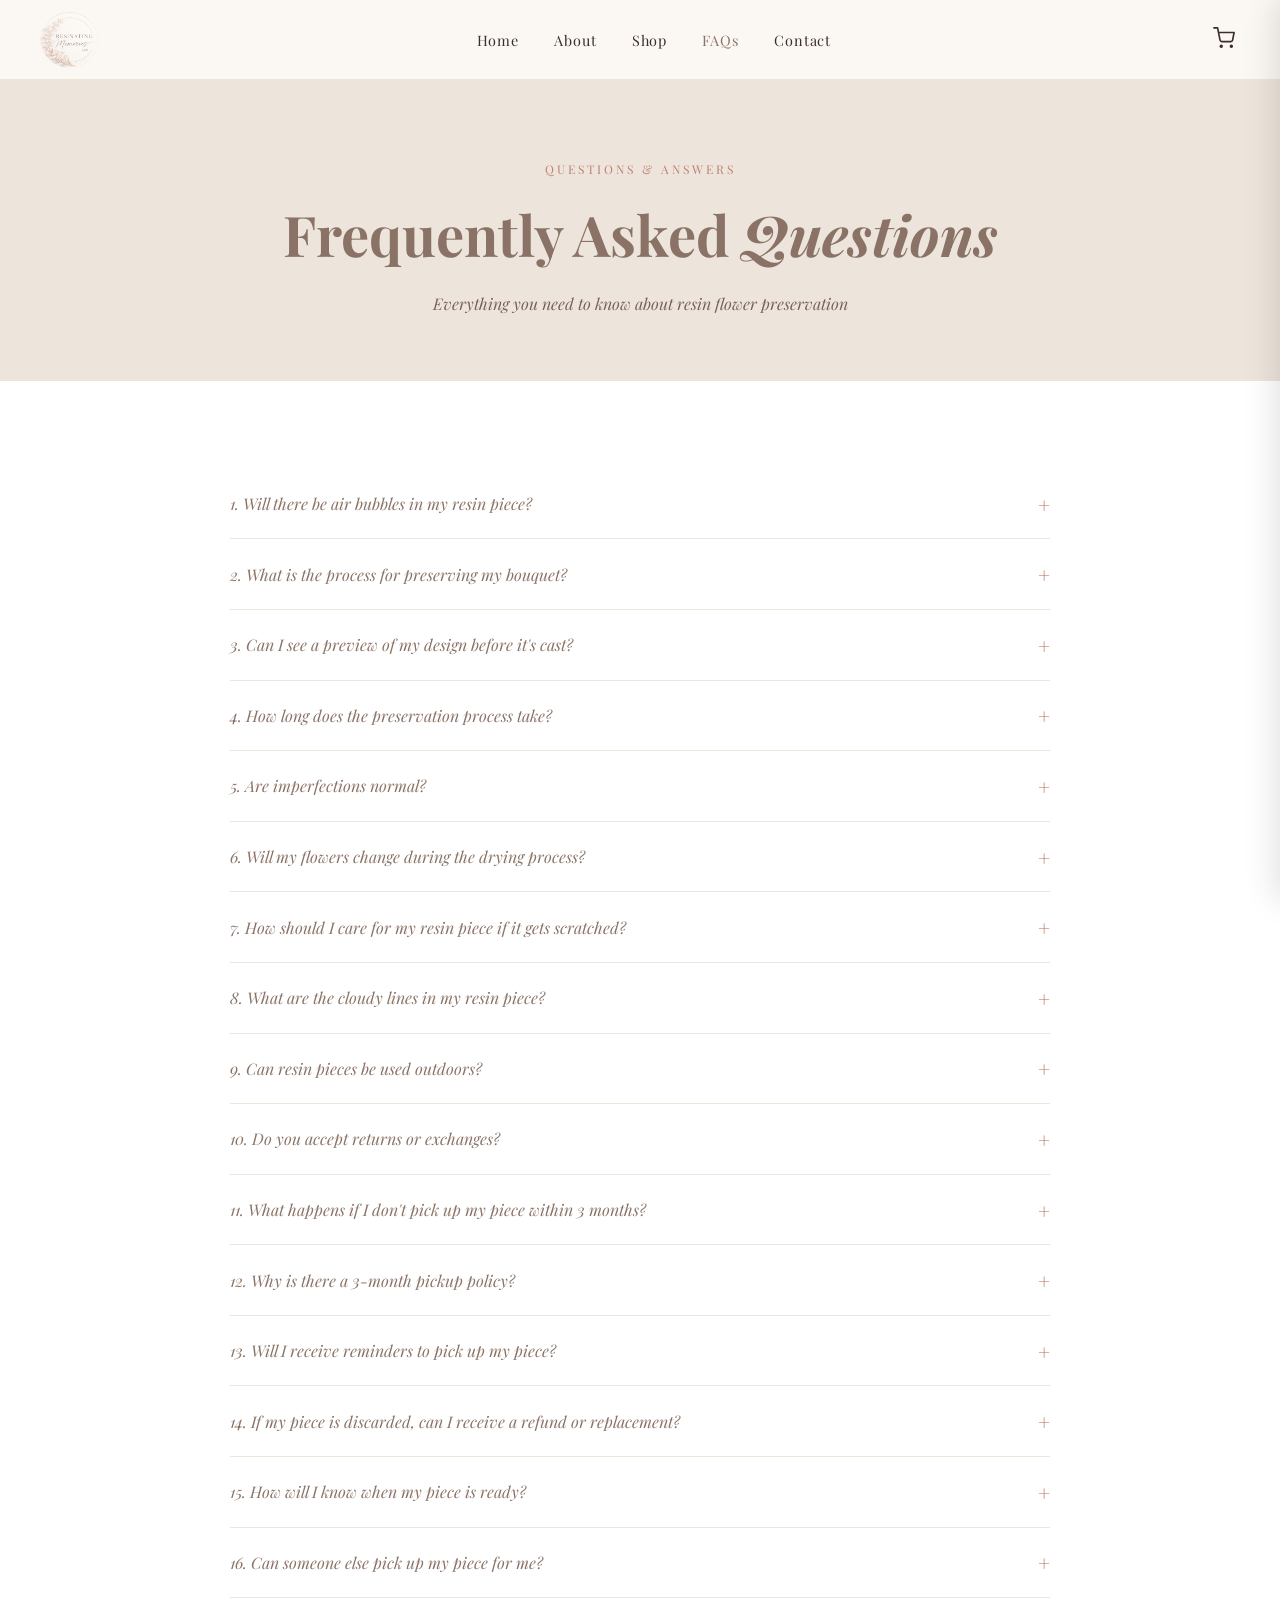
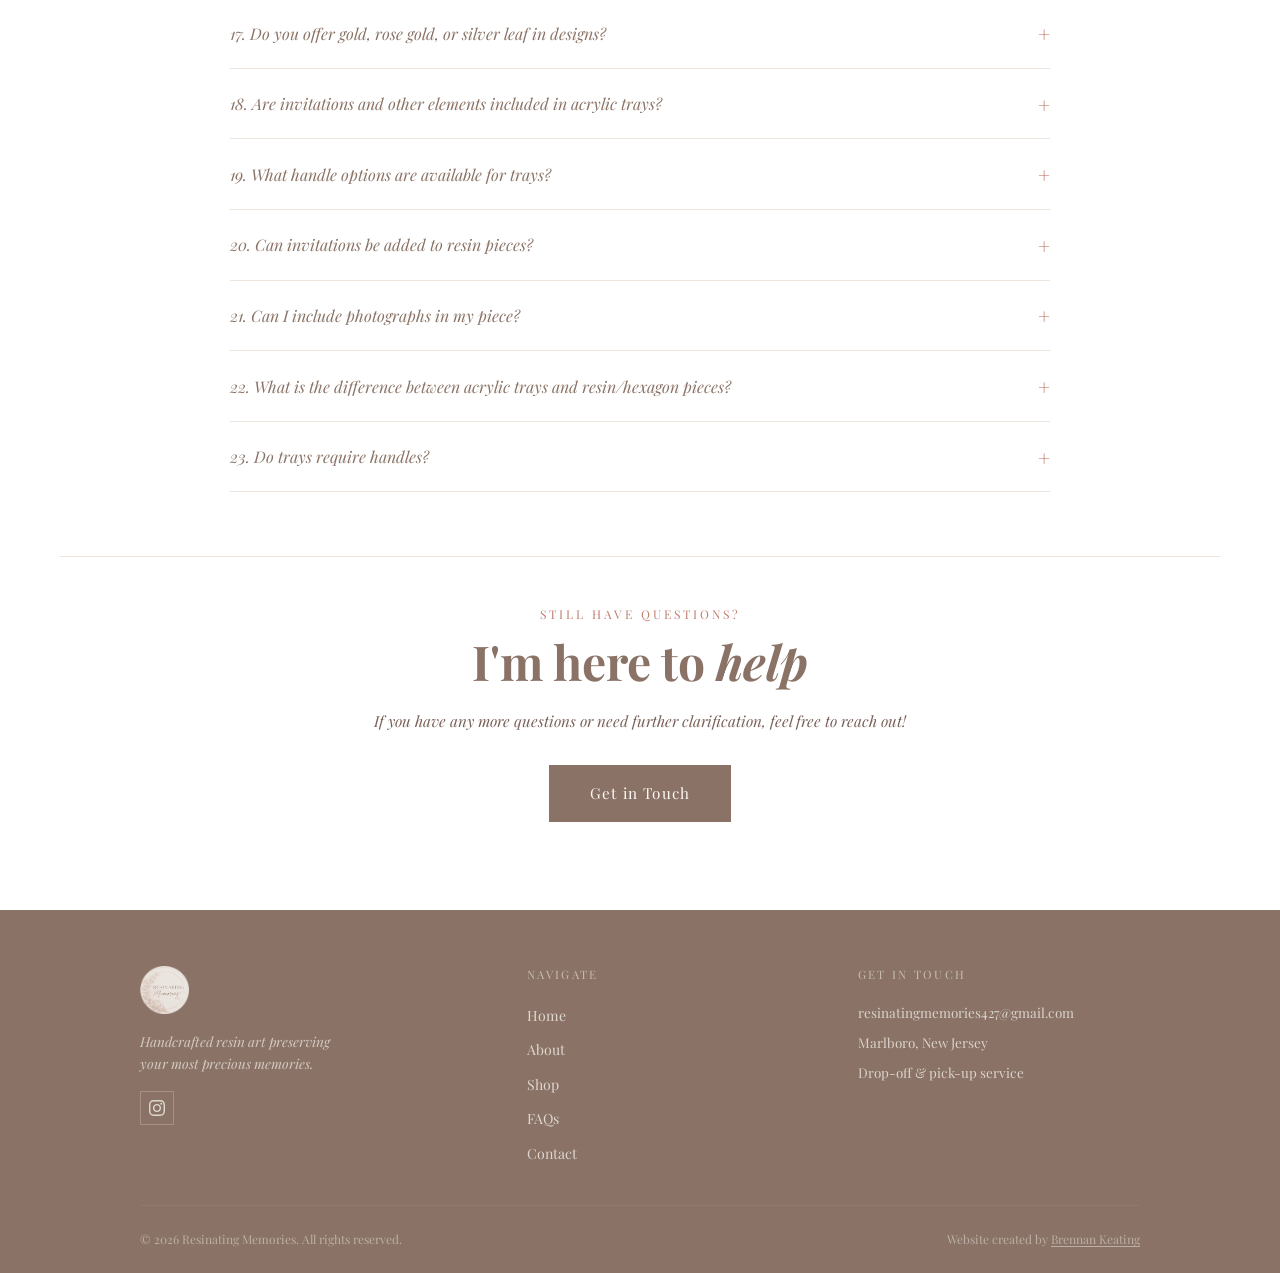
<file: faqs.html>
<!DOCTYPE html>
<html lang="en">
<head>
  <meta charset="UTF-8">
  <meta name="viewport" content="width=device-width, initial-scale=1.0">
  <title>FAQs — Resinating Memories</title>
  <meta name="description" content="Frequently asked questions about resin flower preservation, process, timelines, care, and pickup policies.">
  <link rel="apple-touch-icon" sizes="180x180" href="/apple-touch-icon.png">
  <link rel="icon" type="image/png" sizes="32x32" href="/favicon-32x32.png">
  <link rel="icon" type="image/png" sizes="16x16" href="/favicon-16x16.png">
  <link rel="manifest" href="/site.webmanifest">
  <link rel="stylesheet" href="css/styles.css">
</head>
<body>

  <!-- ═══════════════════════════════════════ NAVIGATION -->
  <nav class="nav">
    <a href="index.html">
      <img src="logo.png" alt="Resinating Memories" class="nav-logo">
    </a>
    <ul class="nav-links">
      <li><a href="index.html">Home</a></li>
      <li><a href="about.html">About</a></li>
      <li><a href="store.html">Shop</a></li>
      <li><a href="faqs.html">FAQs</a></li>
      <li><a href="contact.html">Contact</a></li>
    </ul>
    <div class="nav-right">
      <button class="nav-cart" aria-label="Open cart">
        <svg xmlns="http://www.w3.org/2000/svg" width="22" height="22" viewBox="0 0 24 24" fill="none" stroke="currentColor" stroke-width="1.8" stroke-linecap="round" stroke-linejoin="round" aria-hidden="true"><circle cx="9" cy="21" r="1"/><circle cx="20" cy="21" r="1"/><path d="M1 1h4l2.68 13.39a2 2 0 0 0 2 1.61h9.72a2 2 0 0 0 2-1.61L23 6H6"/></svg>
        <span class="cart-badge">0</span>
      </button>
      <button class="hamburger" aria-label="Menu">
        <span></span><span></span><span></span>
      </button>
    </div>
  </nav>

  <!-- ═══════════════════════════════════════ PAGE HERO -->
  <div class="page-top">
    <div class="page-hero">
      <p class="page-hero-label">Questions &amp; Answers</p>
      <h1 class="page-hero-title">Frequently Asked <em class="italic">Questions</em></h1>
      <p class="page-hero-sub">Everything you need to know about resin flower preservation</p>
    </div>
  </div>

  <!-- ═══════════════════════════════════════ FAQs -->
  <section class="section section-white">
    <div class="container">
      <div class="faq-list">

        <div class="faq-item">
          <button class="faq-question">
            1. Will there be air bubbles in my resin piece?
            <span class="faq-icon">+</span>
          </button>
          <div class="faq-answer">
            <p>Yes, all resin items may contain a small amount of bubble formation. This occurs naturally during the curing process as part of the chemical reaction within the resin. Every effort is made to minimize bubbles by maintaining optimal temperature conditions and closely monitoring each stage of curing.</p>
          </div>
        </div>

        <div class="faq-item">
          <button class="faq-question">
            2. What is the process for preserving my bouquet?
            <span class="faq-icon">+</span>
          </button>
          <div class="faq-answer">
            <p>At this time, I offer drop-off and pick-up services only. Once your flowers are received, they are carefully guided through an extensive drying process to ensure the best possible preservation. Each bouquet is completed in the order it is received.</p>
          </div>
        </div>

        <div class="faq-item">
          <button class="faq-question">
            3. Can I see a preview of my design before it's cast?
            <span class="faq-icon">+</span>
          </button>
          <div class="faq-answer">
            <p>Absolutely. Upon request, a preview of your proposed design can be provided. If you prefer to leave it in my hands, I will thoughtfully arrange your flowers using my artistic expertise.</p>
          </div>
        </div>

        <div class="faq-item">
          <button class="faq-question">
            4. How long does the preservation process take?
            <span class="faq-icon">+</span>
          </button>
          <div class="faq-answer">
            <p>The resin casting process typically takes 3–4 weeks. After curing, your piece is demolded, sanded, and polished. The full process generally takes approximately 4–10 weeks from start to finish.</p>
          </div>
        </div>

        <div class="faq-item">
          <button class="faq-question">
            5. Are imperfections normal?
            <span class="faq-icon">+</span>
          </button>
          <div class="faq-answer">
            <p>Yes. Each piece is handcrafted, and minor imperfections—such as small particles from natural flower shedding—may occur. These details contribute to the uniqueness and character of your custom piece.</p>
          </div>
        </div>

        <div class="faq-item">
          <button class="faq-question">
            6. Will my flowers change during the drying process?
            <span class="faq-icon">+</span>
          </button>
          <div class="faq-answer">
            <p>Yes. Flowers naturally change as they dry. They may become more delicate, slightly brittle, and experience fading or tonal shifts. Some flowers may also develop translucent areas once preserved in resin.</p>
          </div>
        </div>

        <div class="faq-item">
          <button class="faq-question">
            7. How should I care for my resin piece if it gets scratched?
            <span class="faq-icon">+</span>
          </button>
          <div class="faq-answer">
            <p>Resin is a durable material but can develop surface scratches over time. To clean your piece, use a microfiber cloth with mild soap and water or isopropyl alcohol. Avoid abrasive materials to prevent additional scratching.</p>
          </div>
        </div>

        <div class="faq-item">
          <button class="faq-question">
            8. What are the cloudy lines in my resin piece?
            <span class="faq-icon">+</span>
          </button>
          <div class="faq-answer">
            <p>Cloudy lines are typically caused by microbubbles that form during the curing process. While steps are taken to minimize them, they are a natural characteristic of resin and do not impact the integrity of your piece.</p>
          </div>
        </div>

        <div class="faq-item">
          <button class="faq-question">
            9. Can resin pieces be used outdoors?
            <span class="faq-icon">+</span>
          </button>
          <div class="faq-answer">
            <p>While some resin is UV-resistant, prolonged exposure to sunlight can cause fading or yellowing. For longevity, it is recommended to keep your piece indoors or limit extended exposure to heat and direct sunlight.</p>
          </div>
        </div>

        <div class="faq-item">
          <button class="faq-question">
            10. Do you accept returns or exchanges?
            <span class="faq-icon">+</span>
          </button>
          <div class="faq-answer">
            <p>Due to the custom, handcrafted nature of each piece, returns and exchanges are not accepted.</p>
          </div>
        </div>

        <div class="faq-item">
          <button class="faq-question">
            11. What happens if I don't pick up my piece within 3 months?
            <span class="faq-icon">+</span>
          </button>
          <div class="faq-answer">
            <p>Due to limited storage space, pieces not collected within 3 months of completion will be discarded.</p>
          </div>
        </div>

        <div class="faq-item">
          <button class="faq-question">
            12. Why is there a 3-month pickup policy?
            <span class="faq-icon">+</span>
          </button>
          <div class="faq-answer">
            <p>This policy allows for efficient use of workspace and ensures the ability to accommodate all incoming projects.</p>
          </div>
        </div>

        <div class="faq-item">
          <button class="faq-question">
            13. Will I receive reminders to pick up my piece?
            <span class="faq-icon">+</span>
          </button>
          <div class="faq-answer">
            <p>Yes. Notifications will be sent via direct message or email when your piece is complete, along with follow-up reminders as the deadline approaches. However, timely pickup remains the customer's responsibility.</p>
          </div>
        </div>

        <div class="faq-item">
          <button class="faq-question">
            14. If my piece is discarded, can I receive a refund or replacement?
            <span class="faq-icon">+</span>
          </button>
          <div class="faq-answer">
            <p>Unfortunately, once a piece has been discarded, refunds or replacements cannot be offered.</p>
          </div>
        </div>

        <div class="faq-item">
          <button class="faq-question">
            15. How will I know when my piece is ready?
            <span class="faq-icon">+</span>
          </button>
          <div class="faq-answer">
            <p>You will be notified via direct message or email once your piece is completed and ready for pickup. Please ensure your contact information is accurate when placing your order.</p>
          </div>
        </div>

        <div class="faq-item">
          <button class="faq-question">
            16. Can someone else pick up my piece for me?
            <span class="faq-icon">+</span>
          </button>
          <div class="faq-answer">
            <p>Yes, you may authorize someone to pick up your piece on your behalf.</p>
          </div>
        </div>

        <div class="faq-item">
          <button class="faq-question">
            17. Do you offer gold, rose gold, or silver leaf in designs?
            <span class="faq-icon">+</span>
          </button>
          <div class="faq-answer">
            <p>Yes. Gold, Rose Gold, and Silver decorative leaf options are available and are included free of charge to enhance your design.</p>
          </div>
        </div>

        <div class="faq-item">
          <button class="faq-question">
            18. Are invitations and other elements included in acrylic trays?
            <span class="faq-icon">+</span>
          </button>
          <div class="faq-answer">
            <p>Yes. Invitations and any additional elements included within acrylic trays are incorporated at no additional cost.</p>
          </div>
        </div>

        <div class="faq-item">
          <button class="faq-question">
            19. What handle options are available for trays?
            <span class="faq-icon">+</span>
          </button>
          <div class="faq-answer">
            <p>Trays are available with gold, silver, or black handles to best suit your style and design preferences.</p>
          </div>
        </div>

        <div class="faq-item">
          <button class="faq-question">
            20. Can invitations be added to resin pieces?
            <span class="faq-icon">+</span>
          </button>
          <div class="faq-answer">
            <p>Yes. Invitations are best suited for acrylic trays and hexagon trays, but they can also be incorporated into rectangle resin trays and 8" blocks if the invitation measures 4" x 6" or smaller.</p>
          </div>
        </div>

        <div class="faq-item">
          <button class="faq-question">
            21. Can I include photographs in my piece?
            <span class="faq-icon">+</span>
          </button>
          <div class="faq-answer">
            <p>Yes, photographs can be included. However, they must be laminated prior to casting to prevent ink from bleeding or running within the resin.</p>
          </div>
        </div>

        <div class="faq-item">
          <button class="faq-question">
            22. What is the difference between acrylic trays and resin/hexagon pieces?
            <span class="faq-icon">+</span>
          </button>
          <div class="faq-answer">
            <p>Acrylic trays are designed to be functional and suitable for everyday use. Resin trays and hexagon pieces are decorative and intended for display purposes only.</p>
          </div>
        </div>

        <div class="faq-item">
          <button class="faq-question">
            23. Do trays require handles?
            <span class="faq-icon">+</span>
          </button>
          <div class="faq-answer">
            <p>Handles are optional for hexagon and rectangle trays. These pieces can be styled on a shelf or displayed as decorative keepsakes without handles if preferred.</p>
          </div>
        </div>

      </div>

      <!-- Still have questions -->
      <div style="text-align:center;margin-top:4rem;padding-top:3rem;border-top:1px solid var(--offwhite-dark)">
        <p class="section-label">Still Have Questions?</p>
        <h2 class="section-title" style="margin-bottom:1.2rem">
          I'm here to <em class="italic">help</em>
        </h2>
        <p style="color:var(--text-light);font-style:italic;margin-bottom:2rem;font-size:0.95rem">
          If you have any more questions or need further clarification, feel free to reach out!
        </p>
        <a href="contact.html" class="btn btn-primary">Get in Touch</a>
      </div>

    </div>
  </section>

  <!-- ═══════════════════════════════════════ FOOTER -->
  <footer>
    <div class="footer-inner">
      <div class="footer-grid">
        <div>
          <img src="logo.png" alt="Resinating Memories" class="footer-logo">
          <p class="footer-tagline">Handcrafted resin art preserving<br>your most precious memories.</p>
          <div class="footer-social">
            <a href="https://www.instagram.com/resinatingmemories_/" target="_blank" rel="noopener" aria-label="Instagram">
              <svg width="16" height="16" viewBox="0 0 24 24" fill="currentColor"><path d="M12 2.163c3.204 0 3.584.012 4.85.07 3.252.148 4.771 1.691 4.919 4.919.058 1.265.069 1.645.069 4.849 0 3.205-.012 3.584-.069 4.849-.149 3.225-1.664 4.771-4.919 4.919-1.266.058-1.644.07-4.85.07-3.204 0-3.584-.012-4.849-.07-3.26-.149-4.771-1.699-4.919-4.92-.058-1.265-.07-1.644-.07-4.849 0-3.204.013-3.583.07-4.849.149-3.227 1.664-4.771 4.919-4.919 1.266-.057 1.645-.069 4.849-.069zm0-2.163c-3.259 0-3.667.014-4.947.072-4.358.2-6.78 2.618-6.98 6.98-.059 1.281-.073 1.689-.073 4.948 0 3.259.014 3.668.072 4.948.2 4.358 2.618 6.78 6.98 6.98 1.281.058 1.689.072 4.948.072 3.259 0 3.668-.014 4.948-.072 4.354-.2 6.782-2.618 6.979-6.98.059-1.28.073-1.689.073-4.948 0-3.259-.014-3.667-.072-4.947-.196-4.354-2.617-6.78-6.979-6.98-1.281-.059-1.69-.073-4.949-.073zm0 5.838c-3.403 0-6.162 2.759-6.162 6.162s2.759 6.163 6.162 6.163 6.162-2.759 6.162-6.163c0-3.403-2.759-6.162-6.162-6.162zm0 10.162c-2.209 0-4-1.79-4-4 0-2.209 1.791-4 4-4s4 1.791 4 4c0 2.21-1.791 4-4 4zm6.406-11.845c-.796 0-1.441.645-1.441 1.44s.645 1.44 1.441 1.44c.795 0 1.439-.645 1.439-1.44s-.644-1.44-1.439-1.44z"/></svg>
            </a>
          </div>
        </div>
        <div>
          <p class="footer-heading">Navigate</p>
          <ul class="footer-links">
            <li><a href="index.html">Home</a></li>
            <li><a href="about.html">About</a></li>
            <li><a href="store.html">Shop</a></li>
            <li><a href="faqs.html">FAQs</a></li>
            <li><a href="contact.html">Contact</a></li>
          </ul>
        </div>
        <div>
          <p class="footer-heading">Get in Touch</p>
          <p class="footer-contact-item">
            <a href="mailto:resinatingmemories427@gmail.com">resinatingmemories427@gmail.com</a>
          </p>
          <p class="footer-contact-item">Marlboro, New Jersey</p>
          <p class="footer-contact-item">Drop-off &amp; pick-up service</p>
        </div>
      </div>
      <p class="footer-bottom">
        <span>&copy; <span id="year"></span> Resinating Memories. All rights reserved.</span>
        <span class="footer-credit">Website created by <a href="https://www.brennankeating.com" target="_blank" rel="noopener">Brennan Keating</a></span>
      </p>
    </div>
  </footer>

  <!-- CART DRAWER -->
  <div class="cart-overlay"></div>
  <div class="cart-drawer">
    <div class="cart-header">
      <span class="cart-title">Your Cart</span>
      <button class="cart-close" aria-label="Close cart">×</button>
    </div>
    <div class="cart-items"></div>
    <div class="cart-footer">
      <div class="cart-total">
        <span>Total</span>
        <span class="cart-total-amount">$0</span>
      </div>
      <p class="cart-total-note">This is an inquiry cart — no payment is taken online</p>
      <a href="checkout.html" class="btn-checkout-link">Proceed to Checkout</a>
    </div>
  </div>

  <script>document.getElementById('year').textContent = new Date().getFullYear();</script>
  <script src="js/products.js"></script>
  <script src="js/cart.js"></script>
  <script>
    // FAQ Accordion
    document.querySelectorAll('.faq-question').forEach(btn => {
      btn.addEventListener('click', () => {
        const item   = btn.closest('.faq-item');
        const isOpen = item.classList.contains('open');
        // Close all
        document.querySelectorAll('.faq-item.open').forEach(i => i.classList.remove('open'));
        // Toggle clicked
        if (!isOpen) item.classList.add('open');
      });
    });
  </script>
</body>
</html>
</file>
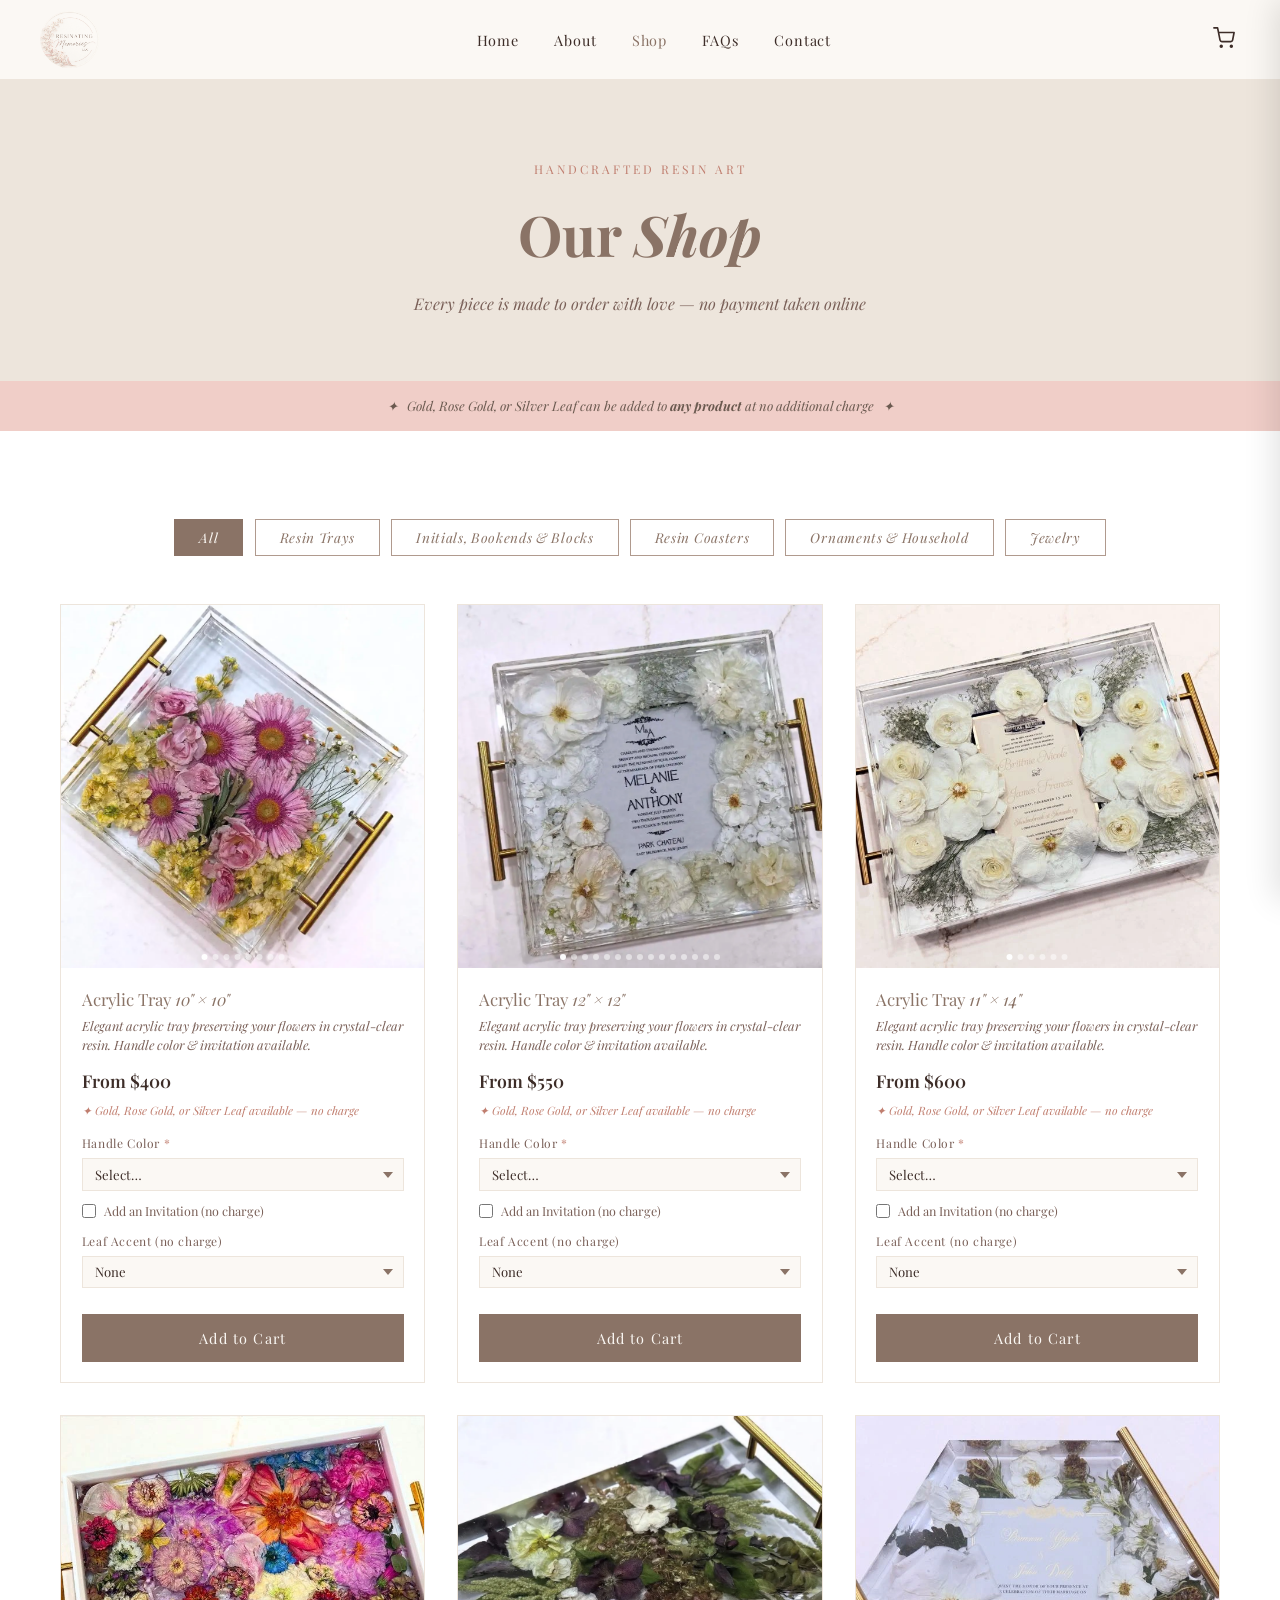
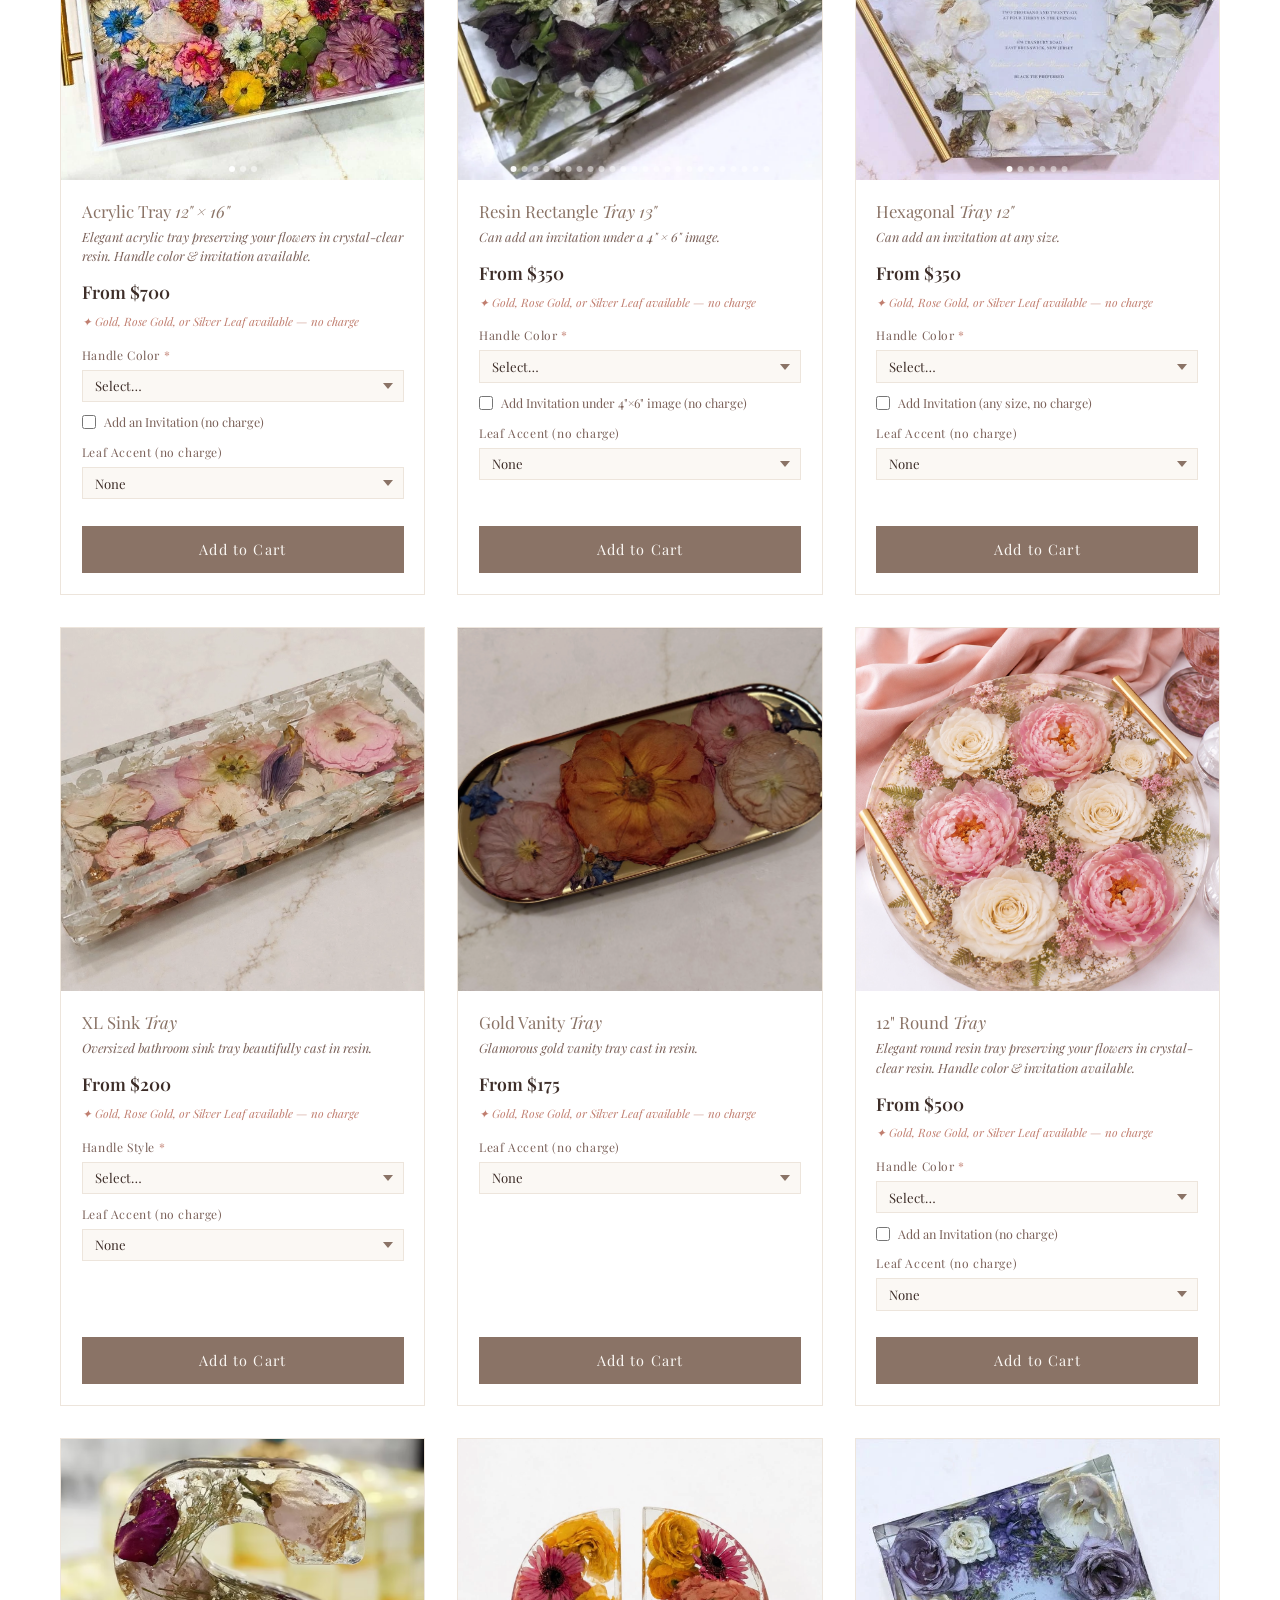
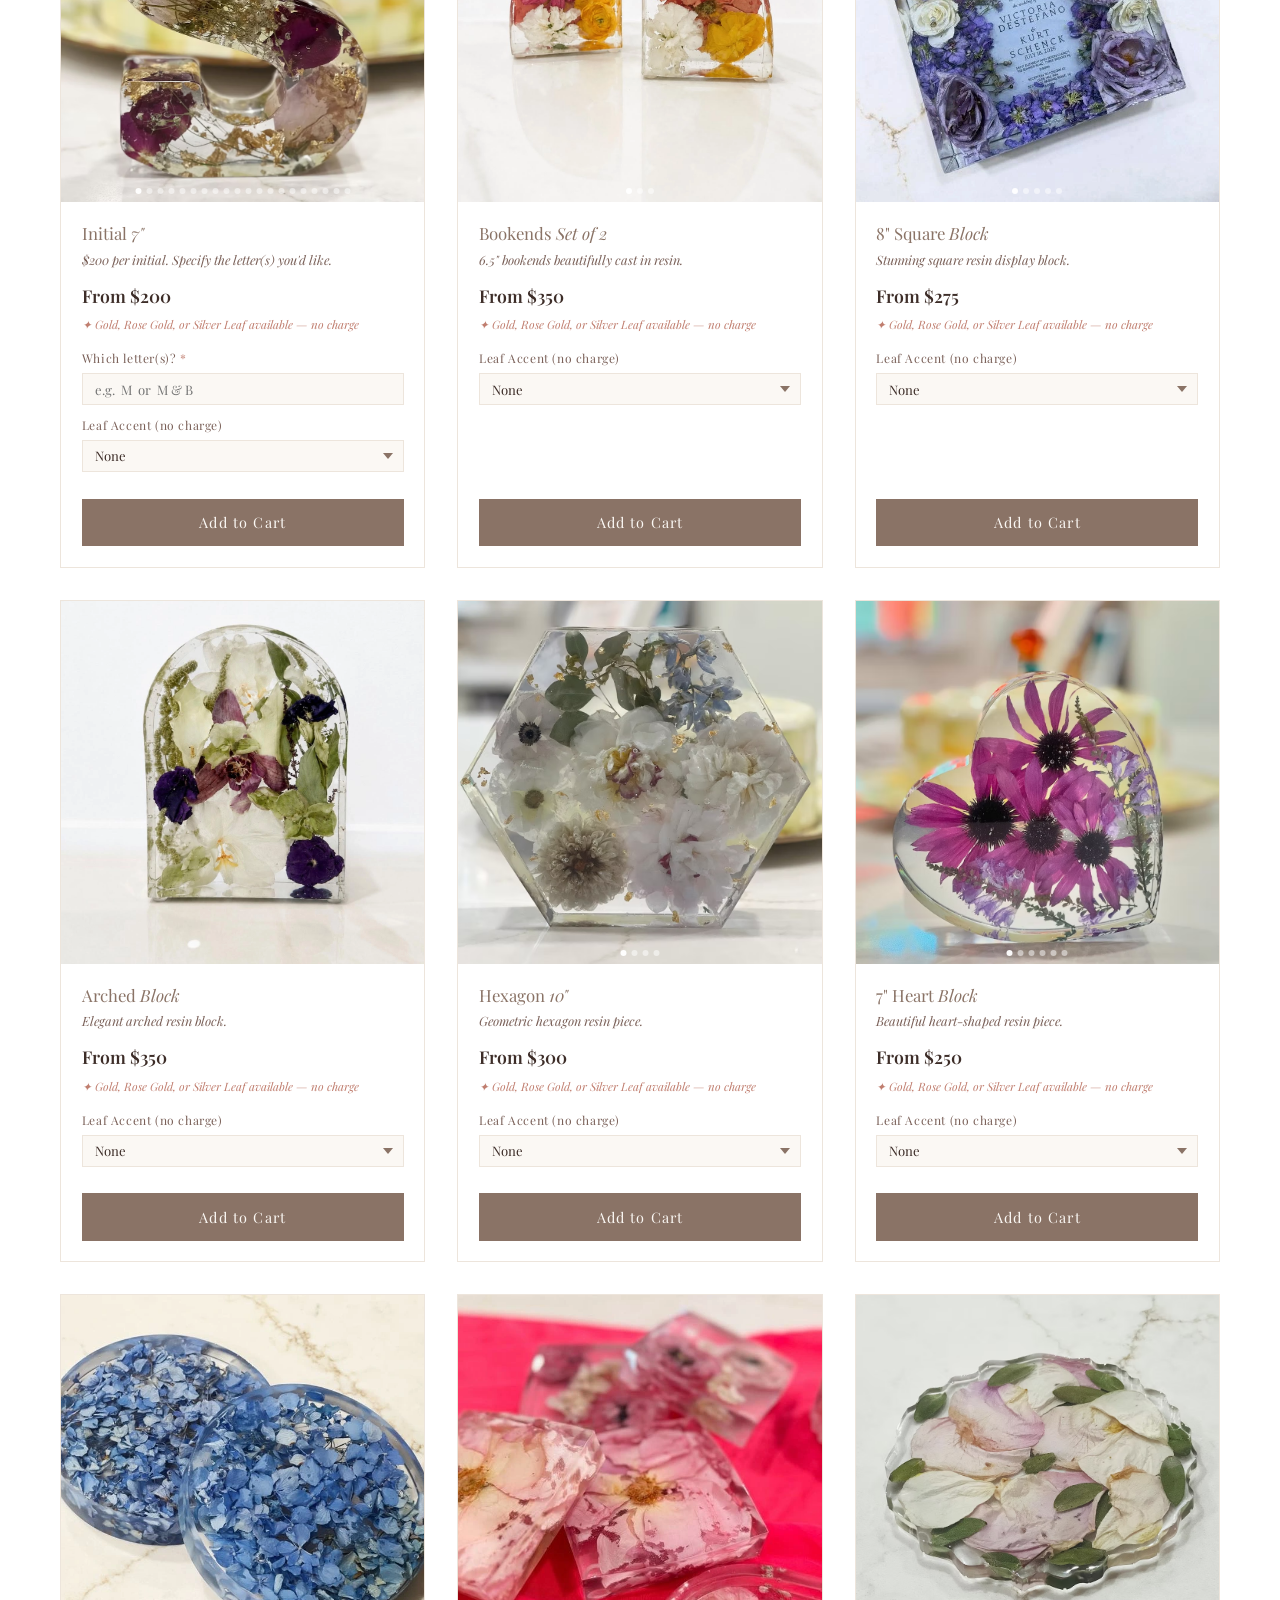
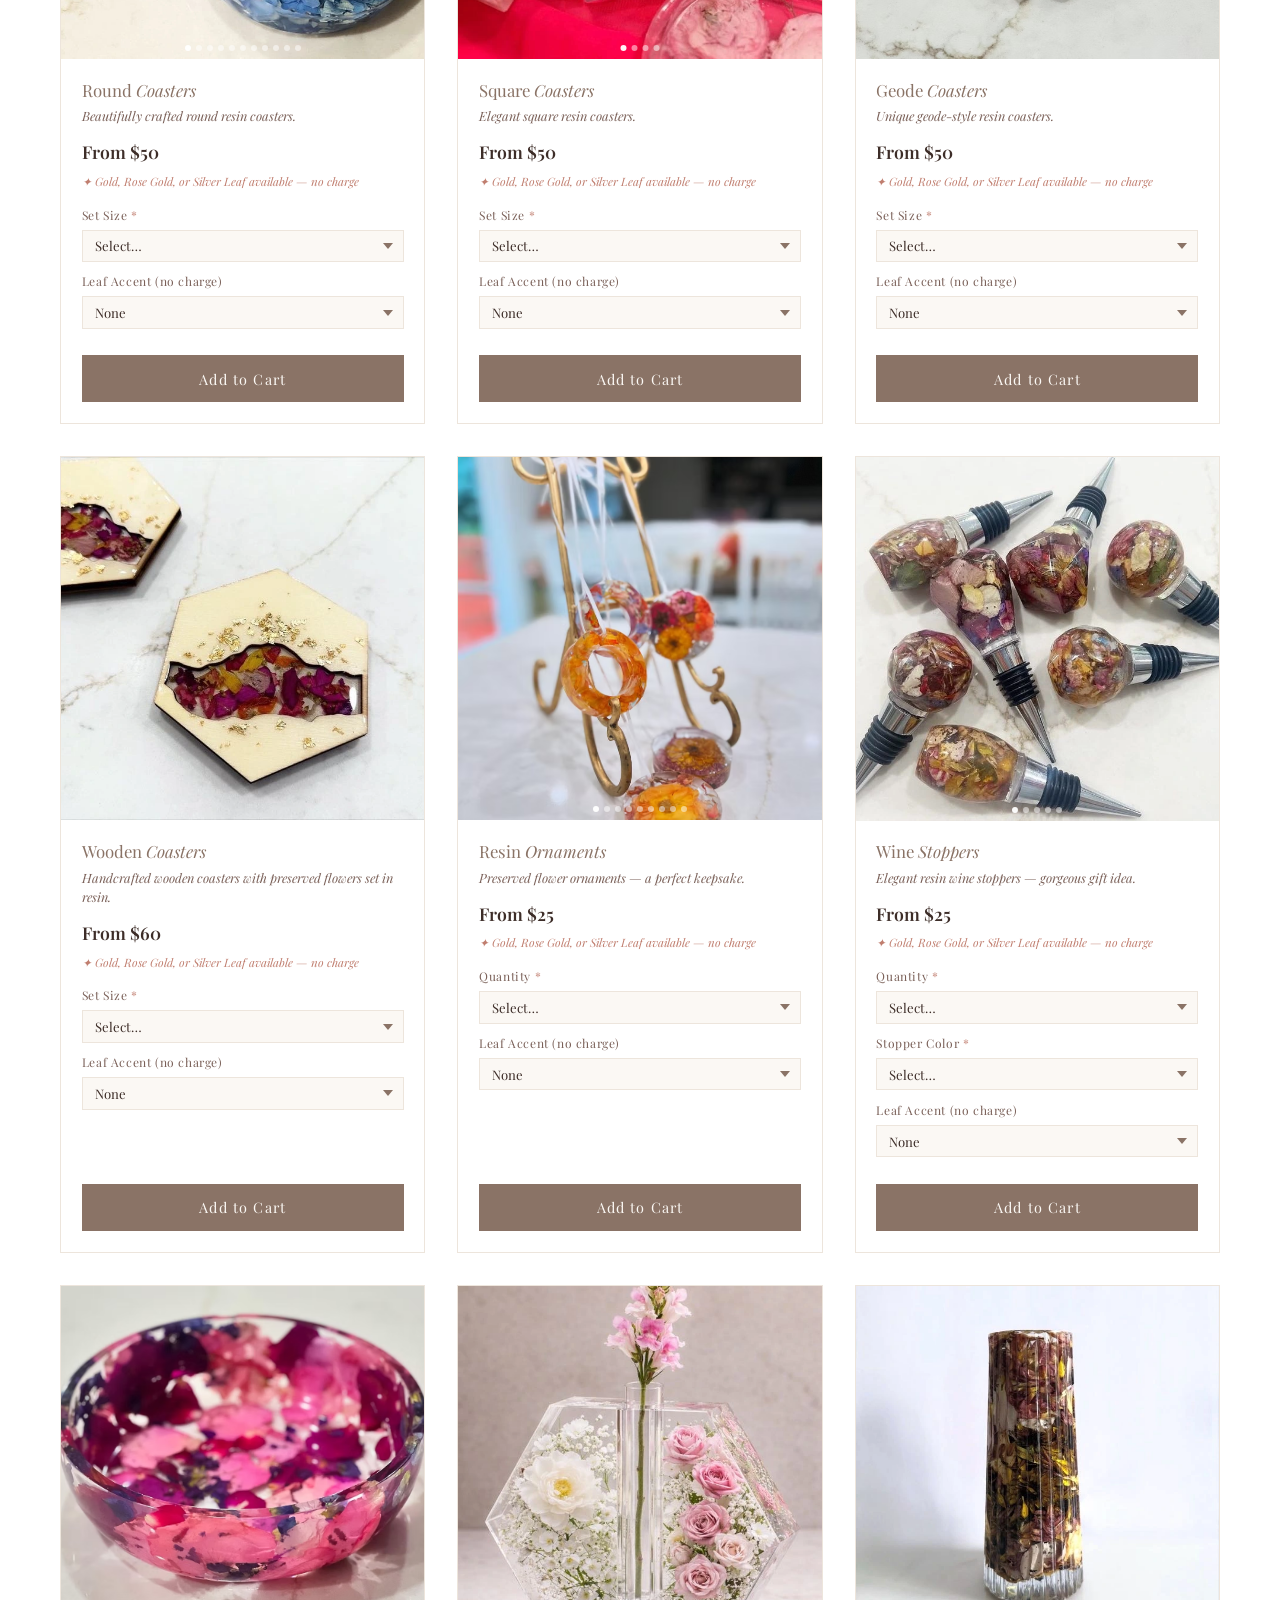
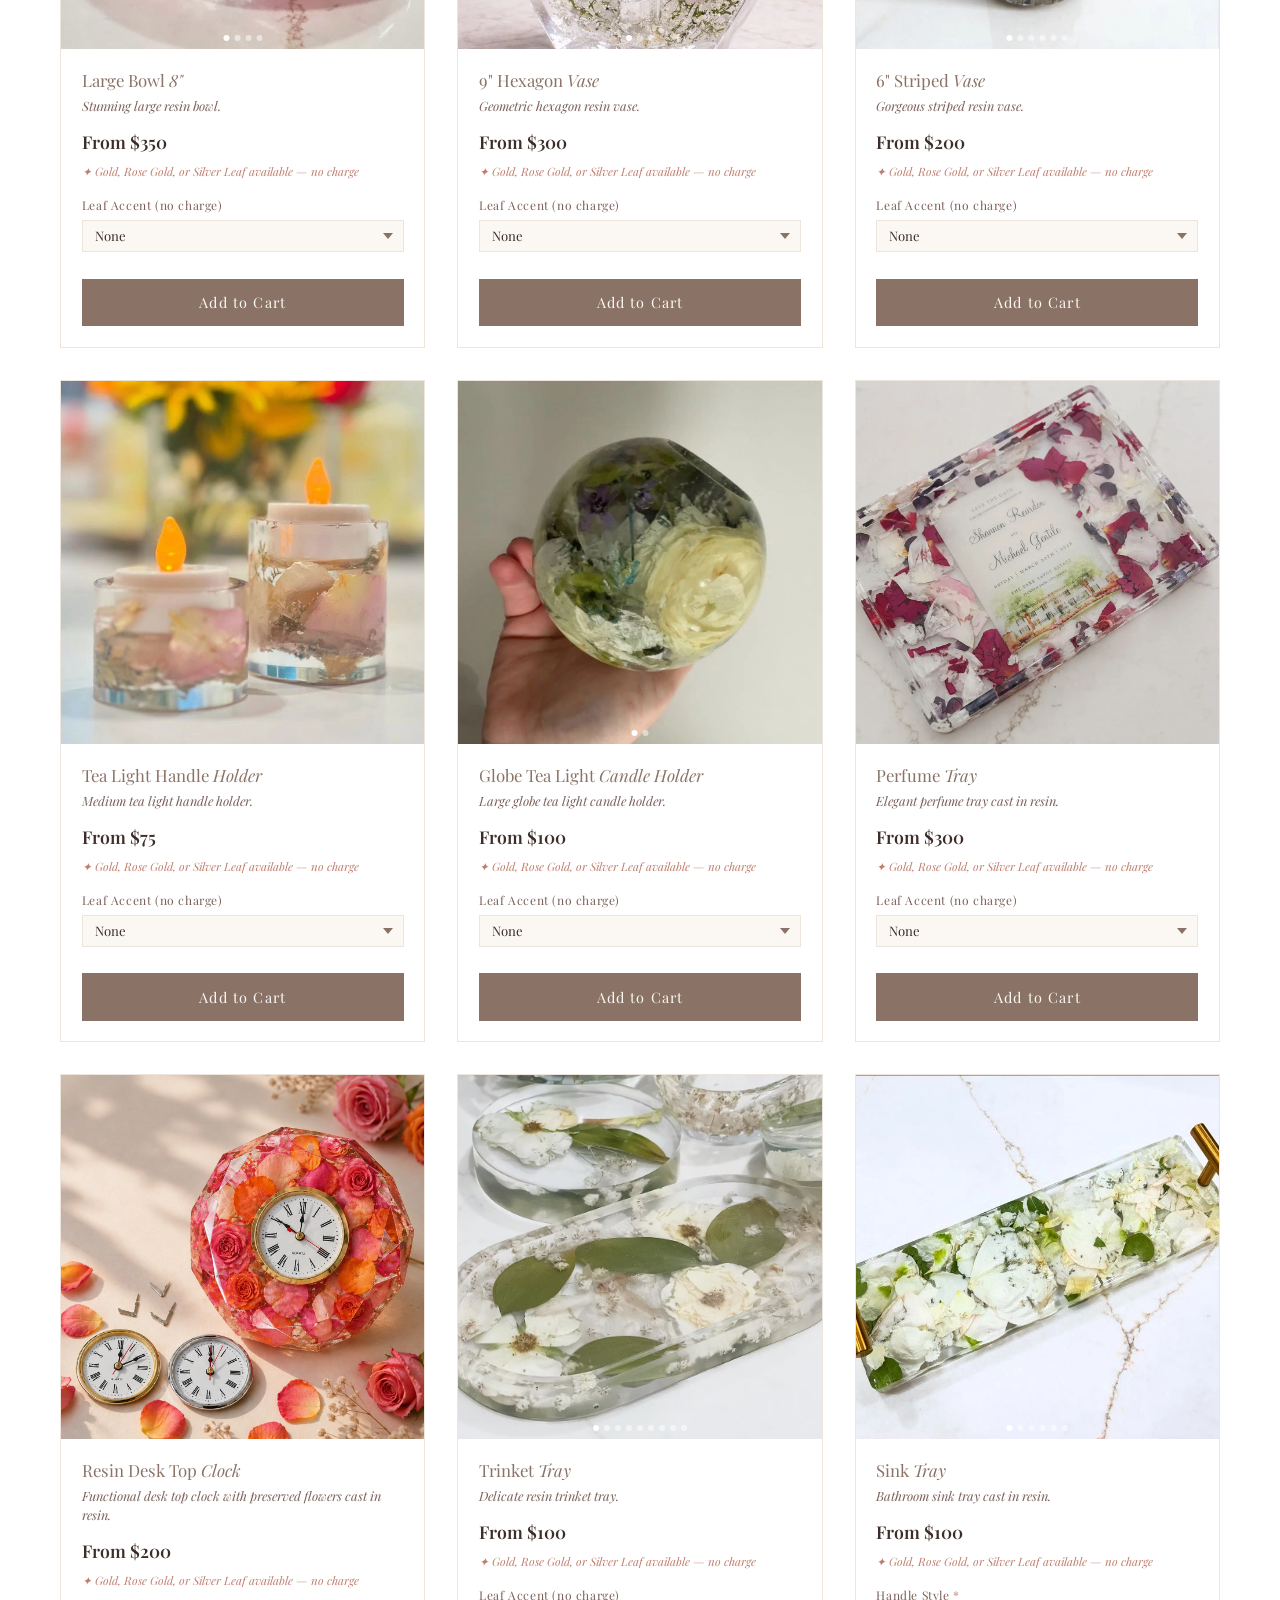
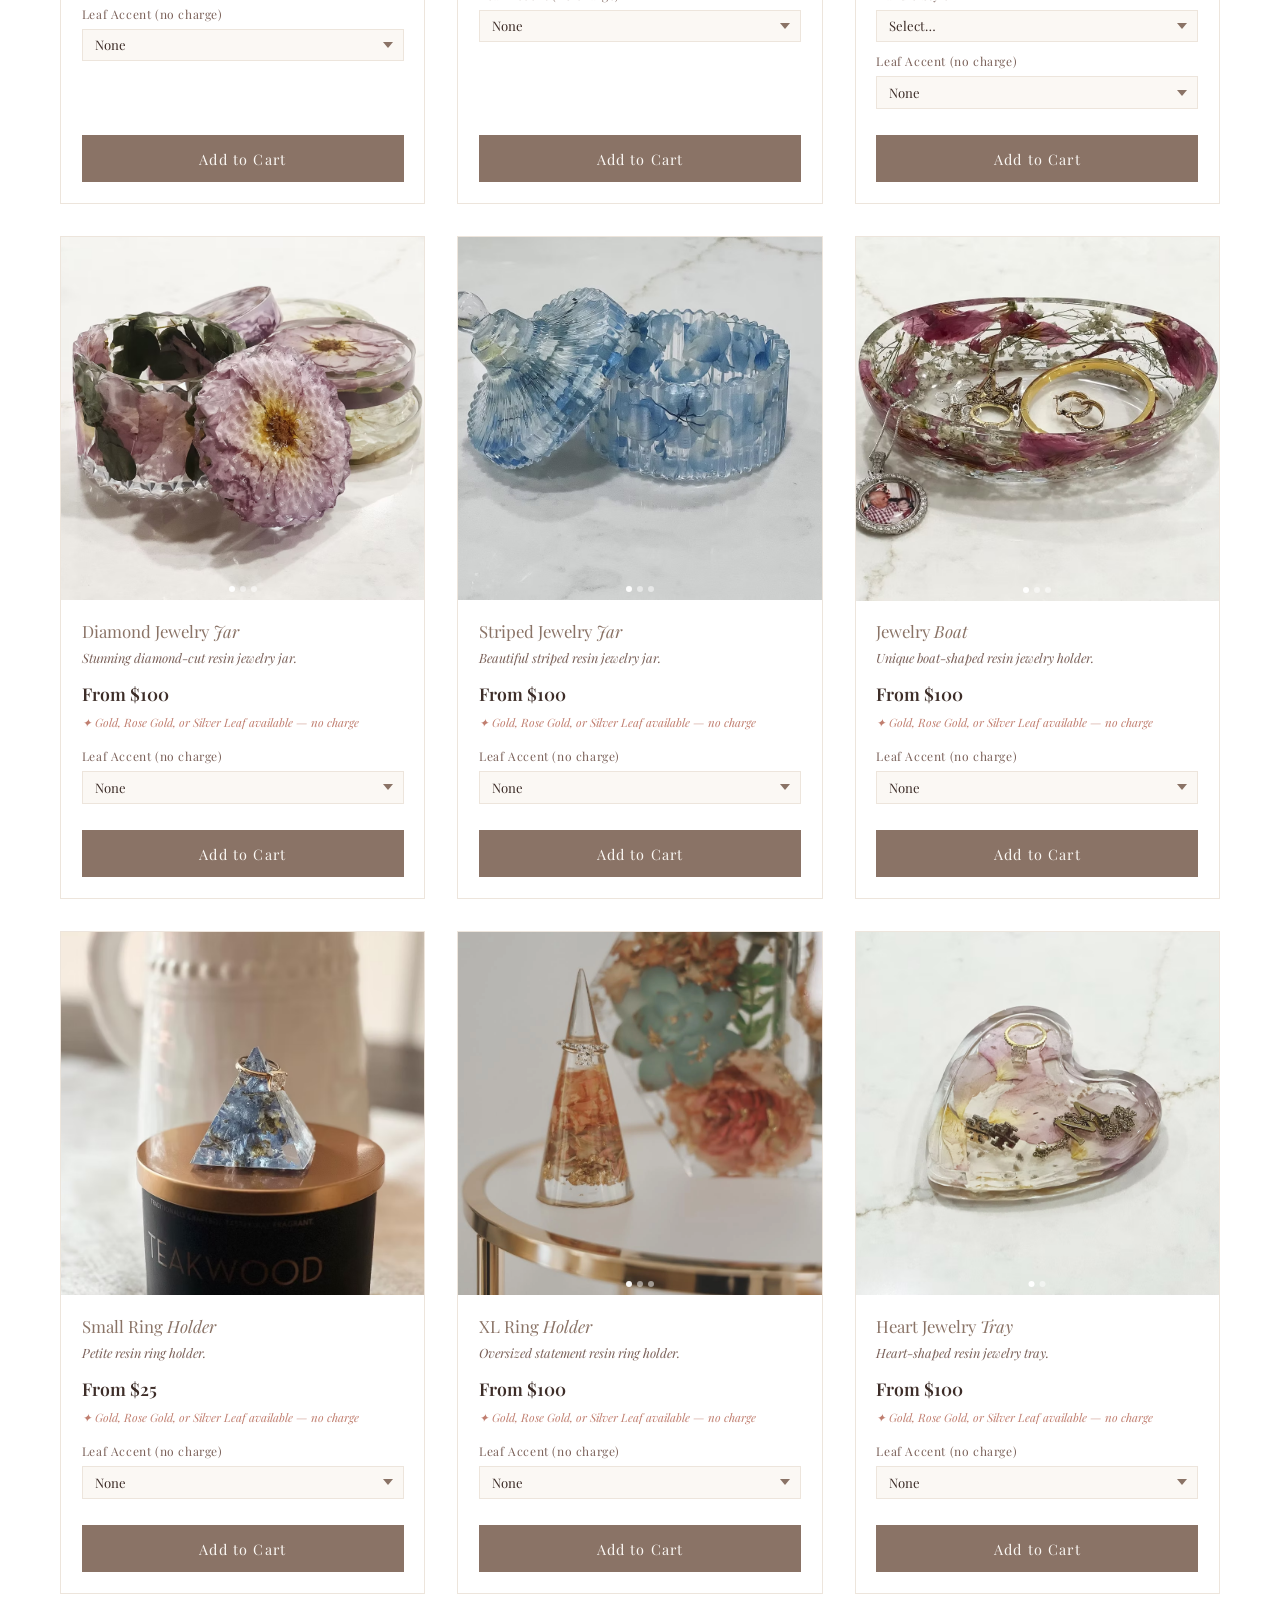
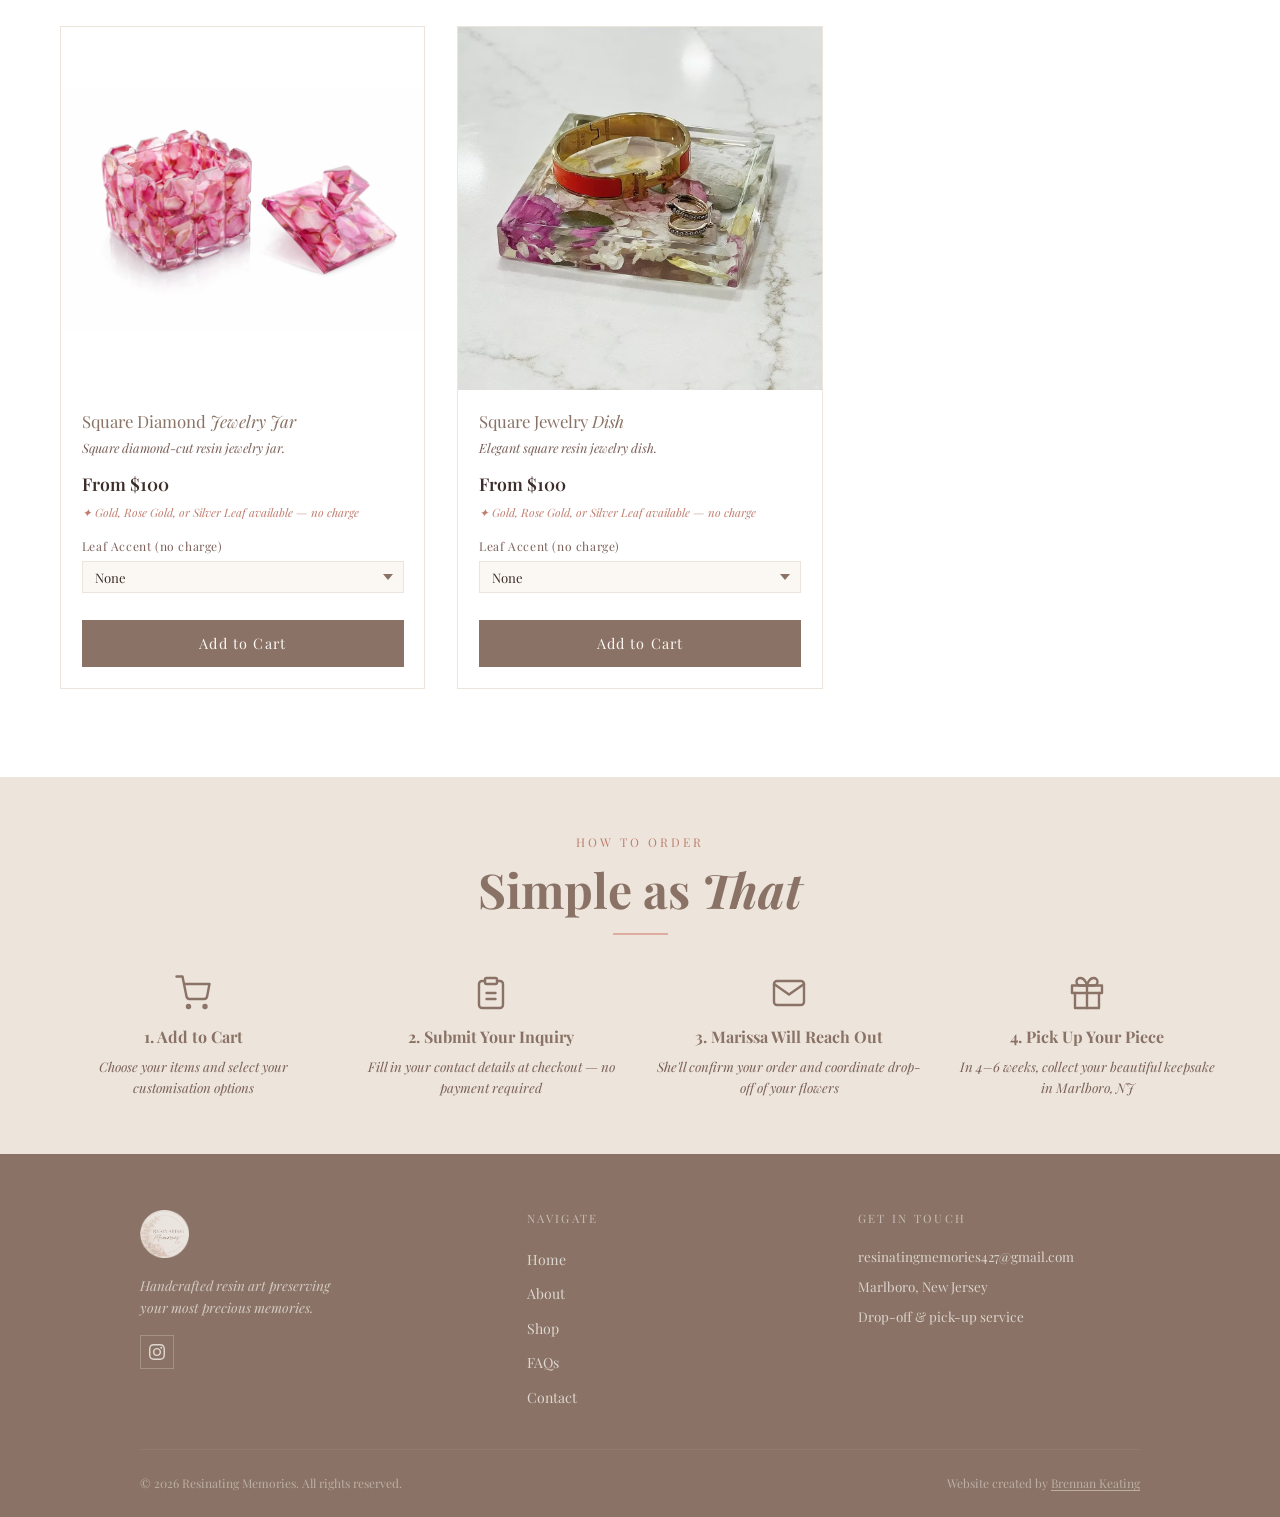
<file: store.html>
<!DOCTYPE html>
<html lang="en">
<head>
  <meta charset="UTF-8">
  <meta name="viewport" content="width=device-width, initial-scale=1.0">
  <title>Shop — Resinating Memories</title>
  <meta name="description" content="Shop handcrafted resin art — trays, coasters, jewelry holders, ornaments, and more. Based in Marlboro, NJ.">
  <link rel="apple-touch-icon" sizes="180x180" href="/apple-touch-icon.png">
  <link rel="icon" type="image/png" sizes="32x32" href="/favicon-32x32.png">
  <link rel="icon" type="image/png" sizes="16x16" href="/favicon-16x16.png">
  <link rel="manifest" href="/site.webmanifest">
  <link rel="stylesheet" href="css/styles.css">
</head>
<body>

  <!-- ═══════════════════════════════════════ NAVIGATION -->
  <nav class="nav">
    <a href="index.html">
      <img src="logo.png" alt="Resinating Memories" class="nav-logo">
    </a>
    <ul class="nav-links">
      <li><a href="index.html">Home</a></li>
      <li><a href="about.html">About</a></li>
      <li><a href="store.html">Shop</a></li>
      <li><a href="faqs.html">FAQs</a></li>
      <li><a href="contact.html">Contact</a></li>
    </ul>
    <div class="nav-right">
      <button class="nav-cart" aria-label="Open cart">
        <svg xmlns="http://www.w3.org/2000/svg" width="22" height="22" viewBox="0 0 24 24" fill="none" stroke="currentColor" stroke-width="1.8" stroke-linecap="round" stroke-linejoin="round" aria-hidden="true"><circle cx="9" cy="21" r="1"/><circle cx="20" cy="21" r="1"/><path d="M1 1h4l2.68 13.39a2 2 0 0 0 2 1.61h9.72a2 2 0 0 0 2-1.61L23 6H6"/></svg>
        <span class="cart-badge">0</span>
      </button>
      <button class="hamburger" aria-label="Menu">
        <span></span><span></span><span></span>
      </button>
    </div>
  </nav>

  <!-- ═══════════════════════════════════════ PAGE HERO -->
  <div class="page-top">
    <div class="page-hero">
      <p class="page-hero-label">Handcrafted Resin Art</p>
      <h1 class="page-hero-title">Our <em class="italic">Shop</em></h1>
      <p class="page-hero-sub">Every piece is made to order with love — no payment taken online</p>
    </div>
  </div>

  <!-- ═══════════════════════════════════════ LEAF NOTE -->
  <div style="background:var(--pink-light);padding:0.9rem 2rem;text-align:center;font-size:0.82rem;color:var(--brown-dark);font-style:italic">
    ✦ &nbsp; Gold, Rose Gold, or Silver Leaf can be added to <strong>any product</strong> at no additional charge &nbsp; ✦
  </div>

  <!-- ═══════════════════════════════════════ STORE SECTION -->
  <section class="section section-white">
    <div class="container">

      <!-- Category Filter -->
      <div class="store-filter">
        <button class="category-btn active" data-category="all"><em>All</em></button>
        <button class="category-btn" data-category="trays"><em>Resin Trays</em></button>
        <button class="category-btn" data-category="initials"><em>Initials, Bookends &amp; Blocks</em></button>
        <button class="category-btn" data-category="coasters"><em>Resin Coasters</em></button>
        <button class="category-btn" data-category="ornaments"><em>Ornaments &amp; Household</em></button>
        <button class="category-btn" data-category="jewelry"><em>Jewelry</em></button>
      </div>

      <!-- Products -->
      <div class="products-grid" id="products-grid">
        <!-- Populated by store.js -->
      </div>

    </div>
  </section>

  <!-- ═══════════════════════════════════════ HOW IT WORKS -->
  <section class="section section-cream" style="padding:3.5rem 2rem">
    <div class="container">
      <div class="section-header" style="margin-bottom:2.5rem">
        <p class="section-label">How to Order</p>
        <h2 class="section-title">Simple as <em class="italic">That</em></h2>
        <div class="section-divider"></div>
      </div>
      <div style="display:grid;grid-template-columns:repeat(auto-fit,minmax(200px,1fr));gap:2rem;text-align:center">
        <div>
          <div style="margin-bottom:0.8rem;display:flex;justify-content:center"><svg xmlns="http://www.w3.org/2000/svg" width="36" height="36" viewBox="0 0 24 24" fill="none" stroke="var(--brown)" stroke-width="1.6" stroke-linecap="round" stroke-linejoin="round" aria-hidden="true"><circle cx="9" cy="21" r="1"/><circle cx="20" cy="21" r="1"/><path d="M1 1h4l2.68 13.39a2 2 0 0 0 2 1.61h9.72a2 2 0 0 0 2-1.61L23 6H6"/></svg></div>
          <h3 style="color:var(--brown);margin-bottom:0.4rem;font-size:1rem">1. Add to Cart</h3>
          <p style="font-size:0.83rem;color:var(--text-light);font-style:italic;line-height:1.6">
            Choose your items and select your customisation options
          </p>
        </div>
        <div>
          <div style="margin-bottom:0.8rem;display:flex;justify-content:center"><svg xmlns="http://www.w3.org/2000/svg" width="36" height="36" viewBox="0 0 24 24" fill="none" stroke="var(--brown)" stroke-width="1.6" stroke-linecap="round" stroke-linejoin="round" aria-hidden="true"><path d="M16 4h2a2 2 0 0 1 2 2v14a2 2 0 0 1-2 2H6a2 2 0 0 1-2-2V6a2 2 0 0 1 2-2h2"/><rect x="8" y="2" width="8" height="4" rx="1" ry="1"/><line x1="9" y1="12" x2="15" y2="12"/><line x1="9" y1="16" x2="15" y2="16"/></svg></div>
          <h3 style="color:var(--brown);margin-bottom:0.4rem;font-size:1rem">2. Submit Your Inquiry</h3>
          <p style="font-size:0.83rem;color:var(--text-light);font-style:italic;line-height:1.6">
            Fill in your contact details at checkout — no payment required
          </p>
        </div>
        <div>
          <div style="margin-bottom:0.8rem;display:flex;justify-content:center"><svg xmlns="http://www.w3.org/2000/svg" width="36" height="36" viewBox="0 0 24 24" fill="none" stroke="var(--brown)" stroke-width="1.6" stroke-linecap="round" stroke-linejoin="round" aria-hidden="true"><path d="M4 4h16c1.1 0 2 .9 2 2v12c0 1.1-.9 2-2 2H4c-1.1 0-2-.9-2-2V6c0-1.1.9-2 2-2z"/><polyline points="22,6 12,13 2,6"/></svg></div>
          <h3 style="color:var(--brown);margin-bottom:0.4rem;font-size:1rem">3. Marissa Will Reach Out</h3>
          <p style="font-size:0.83rem;color:var(--text-light);font-style:italic;line-height:1.6">
            She'll confirm your order and coordinate drop-off of your flowers
          </p>
        </div>
        <div>
          <div style="margin-bottom:0.8rem;display:flex;justify-content:center"><svg xmlns="http://www.w3.org/2000/svg" width="36" height="36" viewBox="0 0 24 24" fill="none" stroke="var(--brown)" stroke-width="1.6" stroke-linecap="round" stroke-linejoin="round" aria-hidden="true"><polyline points="20 12 20 22 4 22 4 12"/><rect x="2" y="7" width="20" height="5"/><line x1="12" y1="22" x2="12" y2="7"/><path d="M12 7H7.5a2.5 2.5 0 0 1 0-5C11 2 12 7 12 7z"/><path d="M12 7h4.5a2.5 2.5 0 0 0 0-5C13 2 12 7 12 7z"/></svg></div>
          <h3 style="color:var(--brown);margin-bottom:0.4rem;font-size:1rem">4. Pick Up Your Piece</h3>
          <p style="font-size:0.83rem;color:var(--text-light);font-style:italic;line-height:1.6">
            In 4–6 weeks, collect your beautiful keepsake in Marlboro, NJ
          </p>
        </div>
      </div>
    </div>
  </section>

  <!-- ═══════════════════════════════════════ FOOTER -->
  <footer>
    <div class="footer-inner">
      <div class="footer-grid">
        <div>
          <img src="logo.png" alt="Resinating Memories" class="footer-logo">
          <p class="footer-tagline">Handcrafted resin art preserving<br>your most precious memories.</p>
          <div class="footer-social">
            <a href="https://www.instagram.com/resinatingmemories_/" target="_blank" rel="noopener" aria-label="Instagram">
              <svg width="16" height="16" viewBox="0 0 24 24" fill="currentColor"><path d="M12 2.163c3.204 0 3.584.012 4.85.07 3.252.148 4.771 1.691 4.919 4.919.058 1.265.069 1.645.069 4.849 0 3.205-.012 3.584-.069 4.849-.149 3.225-1.664 4.771-4.919 4.919-1.266.058-1.644.07-4.85.07-3.204 0-3.584-.012-4.849-.07-3.26-.149-4.771-1.699-4.919-4.92-.058-1.265-.07-1.644-.07-4.849 0-3.204.013-3.583.07-4.849.149-3.227 1.664-4.771 4.919-4.919 1.266-.057 1.645-.069 4.849-.069zm0-2.163c-3.259 0-3.667.014-4.947.072-4.358.2-6.78 2.618-6.98 6.98-.059 1.281-.073 1.689-.073 4.948 0 3.259.014 3.668.072 4.948.2 4.358 2.618 6.78 6.98 6.98 1.281.058 1.689.072 4.948.072 3.259 0 3.668-.014 4.948-.072 4.354-.2 6.782-2.618 6.979-6.98.059-1.28.073-1.689.073-4.948 0-3.259-.014-3.667-.072-4.947-.196-4.354-2.617-6.78-6.979-6.98-1.281-.059-1.69-.073-4.949-.073zm0 5.838c-3.403 0-6.162 2.759-6.162 6.162s2.759 6.163 6.162 6.163 6.162-2.759 6.162-6.163c0-3.403-2.759-6.162-6.162-6.162zm0 10.162c-2.209 0-4-1.79-4-4 0-2.209 1.791-4 4-4s4 1.791 4 4c0 2.21-1.791 4-4 4zm6.406-11.845c-.796 0-1.441.645-1.441 1.44s.645 1.44 1.441 1.44c.795 0 1.439-.645 1.439-1.44s-.644-1.44-1.439-1.44z"/></svg>
            </a>
          </div>
        </div>
        <div>
          <p class="footer-heading">Navigate</p>
          <ul class="footer-links">
            <li><a href="index.html">Home</a></li>
            <li><a href="about.html">About</a></li>
            <li><a href="store.html">Shop</a></li>
            <li><a href="faqs.html">FAQs</a></li>
            <li><a href="contact.html">Contact</a></li>
          </ul>
        </div>
        <div>
          <p class="footer-heading">Get in Touch</p>
          <p class="footer-contact-item">
            <a href="mailto:resinatingmemories427@gmail.com">resinatingmemories427@gmail.com</a>
          </p>
          <p class="footer-contact-item">Marlboro, New Jersey</p>
          <p class="footer-contact-item">Drop-off &amp; pick-up service</p>
        </div>
      </div>
      <p class="footer-bottom">
        <span>&copy; <span id="year"></span> Resinating Memories. All rights reserved.</span>
        <span class="footer-credit">Website created by <a href="https://www.brennankeating.com" target="_blank" rel="noopener">Brennan Keating</a></span>
      </p>
    </div>
  </footer>

  <!-- CART DRAWER -->
  <div class="cart-overlay"></div>
  <div class="cart-drawer">
    <div class="cart-header">
      <span class="cart-title">Your Cart</span>
      <button class="cart-close" aria-label="Close cart">×</button>
    </div>
    <div class="cart-items"></div>
    <div class="cart-footer">
      <div class="cart-total">
        <span>Total</span>
        <span class="cart-total-amount">$0</span>
      </div>
      <p class="cart-total-note">This is an inquiry cart — no payment is taken online</p>
      <a href="checkout.html" class="btn-checkout-link">Proceed to Checkout</a>
    </div>
  </div>

  <script>document.getElementById('year').textContent = new Date().getFullYear();</script>
  <script src="js/products.js"></script>
  <script src="js/cart.js"></script>
  <script src="js/image-manifest.js"></script>
  <script src="js/store.js"></script>
  <script>
    // Handle URL category param (e.g. store.html?cat=trays)
    document.addEventListener('DOMContentLoaded', () => {
      const params = new URLSearchParams(window.location.search);
      const cat    = params.get('cat');
      if (cat) {
        const btn = document.querySelector(`.category-btn[data-category="${cat}"]`);
        if (btn) btn.click();
      }
    });
  </script>
</body>
</html>
</file>
<file: css/styles.css>
@import url('https://fonts.googleapis.com/css2?family=Playfair+Display:ital,wght@0,400;0,500;0,600;0,700;1,400;1,500;1,600;1,700&display=swap');

/* ══════════════════════════════════════════════════
   VARIABLES
══════════════════════════════════════════════════ */
:root {
  --brown:        #8a7366;
  --brown-dark:   #6b5a50;
  --brown-light:  #b09a8e;
  --offwhite:     #fbf8f4;
  --offwhite-dark:#ede5dc;
  --pink:         #dfaca1;
  --pink-light:   #f0cec8;
  --pink-dark:    #c07e6f;
  --text:         #3d2d28;
  --text-light:   #7a6058;
}

/* ══════════════════════════════════════════════════
   RESET & BASE
══════════════════════════════════════════════════ */
*, *::before, *::after { margin: 0; padding: 0; box-sizing: border-box; }
html { scroll-behavior: smooth; }
body {
  font-family: 'Playfair Display', Georgia, serif;
  background: var(--offwhite);
  color: var(--text);
  line-height: 1.6;
}
img { display: block; max-width: 100%; }
a { text-decoration: none; }
button { font-family: inherit; }

/* ══════════════════════════════════════════════════
   NAVIGATION
══════════════════════════════════════════════════ */
.nav {
  position: fixed;
  top: 0; left: 0; right: 0;
  z-index: 1000;
  height: 80px;
  background: var(--offwhite);
  border-bottom: 1px solid var(--offwhite-dark);
  display: flex;
  align-items: center;
  justify-content: space-between;
  padding: 0 2.5rem;
  gap: 1rem;
}
.nav-logo { height: 58px; object-fit: contain; }
.nav-links {
  display: flex;
  list-style: none;
  gap: 2.2rem;
  align-items: center;
}
.nav-links a {
  color: var(--text);
  font-size: 0.9rem;
  letter-spacing: 0.06em;
  transition: color 0.2s;
  white-space: nowrap;
}
.nav-links a:hover,
.nav-links a.active { color: var(--brown); }
.nav-right {
  display: flex;
  align-items: center;
  gap: 1rem;
}
.nav-cart {
  position: relative;
  background: none;
  border: none;
  cursor: pointer;
  color: var(--text);
  font-size: 1.4rem;
  line-height: 1;
  padding: 0.3rem;
  transition: color 0.2s;
}
.nav-cart:hover { color: var(--brown); }
.cart-badge {
  position: absolute;
  top: -6px; right: -6px;
  background: var(--pink-dark);
  color: white;
  border-radius: 50%;
  width: 18px; height: 18px;
  font-size: 0.62rem;
  font-family: sans-serif;
  font-weight: 700;
  display: none;
  align-items: center;
  justify-content: center;
}
.cart-badge.visible { display: flex; }
.hamburger {
  display: none;
  flex-direction: column;
  gap: 5px;
  background: none;
  border: none;
  cursor: pointer;
  padding: 4px;
}
.hamburger span {
  display: block;
  width: 24px; height: 2px;
  background: var(--text);
  transition: all 0.3s;
}
.hamburger.open span:nth-child(1) { transform: translateY(7px) rotate(45deg); }
.hamburger.open span:nth-child(2) { opacity: 0; }
.hamburger.open span:nth-child(3) { transform: translateY(-7px) rotate(-45deg); }
.page-top { padding-top: 80px; }

/* ══════════════════════════════════════════════════
   BUTTONS
══════════════════════════════════════════════════ */
.btn {
  display: inline-block;
  padding: 0.9rem 2.4rem;
  font-family: 'Playfair Display', serif;
  font-size: 0.95rem;
  letter-spacing: 0.08em;
  cursor: pointer;
  transition: all 0.3s;
  border: 2px solid transparent;
  text-decoration: none;
}
.btn-primary {
  background: var(--brown);
  color: var(--offwhite);
  border-color: var(--brown);
}
.btn-primary:hover {
  background: var(--brown-dark);
  border-color: var(--brown-dark);
}
.btn-outline {
  background: transparent;
  color: var(--pink-dark);
  border-color: var(--pink);
}
.btn-outline:hover {
  background: var(--pink);
  color: white;
}

/* ══════════════════════════════════════════════════
   HERO
══════════════════════════════════════════════════ */
.hero {
  min-height: 100vh;
  display: flex;
  align-items: center;
  justify-content: center;
  text-align: center;
  background: var(--offwhite);
  padding: 6rem 2rem 4rem;
  position: relative;
  overflow: hidden;
}
.hero::before {
  content: '';
  position: absolute;
  top: -20%;  right: -15%;
  width: 600px; height: 600px;
  border-radius: 50%;
  background: var(--pink);
  opacity: 0.07;
}
.hero::after {
  content: '';
  position: absolute;
  bottom: -25%; left: -10%;
  width: 450px; height: 450px;
  border-radius: 50%;
  background: var(--brown);
  opacity: 0.06;
}
.hero-content {
  position: relative;
  z-index: 1;
  max-width: 720px;
}
.hero-eyebrow {
  font-size: 0.78rem;
  letter-spacing: 0.3em;
  text-transform: uppercase;
  color: var(--pink-dark);
  margin-bottom: 1.2rem;
}
.hero-title {
  font-size: clamp(3.2rem, 8vw, 5.8rem);
  line-height: 1.08;
  color: var(--brown);
  margin-bottom: 1.5rem;
}
.hero-title .italic { font-style: italic; }
.hero-subtitle {
  font-size: clamp(0.95rem, 2vw, 1.2rem);
  font-style: italic;
  color: var(--text-light);
  margin-bottom: 2.5rem;
  max-width: 520px;
  margin-left: auto;
  margin-right: auto;
}
.hero-location {
  font-size: 0.78rem;
  letter-spacing: 0.22em;
  text-transform: uppercase;
  color: var(--brown-light);
  margin-bottom: 2.2rem;
}
.hero-location span { color: var(--pink-dark); }
.hero-buttons {
  display: flex;
  gap: 1rem;
  justify-content: center;
  flex-wrap: wrap;
}

/* ══════════════════════════════════════════════════
   SECTIONS
══════════════════════════════════════════════════ */
.section { padding: 5.5rem 2rem; }
.section-cream { background: var(--offwhite-dark); }
.section-white { background: #fff; }
.container { max-width: 1160px; margin: 0 auto; }
.section-header { text-align: center; margin-bottom: 3.5rem; }
.section-label {
  font-size: 0.75rem;
  letter-spacing: 0.25em;
  text-transform: uppercase;
  color: var(--pink-dark);
  margin-bottom: 0.6rem;
}
.section-title {
  font-size: clamp(2rem, 4vw, 3rem);
  color: var(--brown);
  line-height: 1.15;
}
.section-title .italic { font-style: italic; }
.section-divider {
  width: 55px; height: 2px;
  background: var(--pink);
  margin: 1rem auto 0;
}

/* ══════════════════════════════════════════════════
   CATEGORY CARDS (HOME)
══════════════════════════════════════════════════ */
.categories-grid {
  display: grid;
  grid-template-columns: repeat(auto-fit, minmax(190px, 1fr));
  gap: 1.2rem;
}
.category-card {
  background: white;
  border: 1px solid var(--offwhite-dark);
  padding: 2.2rem 1rem 1.8rem;
  text-align: center;
  color: var(--text);
  transition: all 0.3s;
  display: block;
}
.category-card:hover {
  border-color: var(--pink);
  transform: translateY(-4px);
  box-shadow: 0 10px 30px rgba(138,115,102,0.12);
}
.category-icon { font-size: 2rem; margin-bottom: 1rem; }
.category-icon img { width: 96px; height: 64px; object-fit: contain; display: block; margin: 0 auto; }
.category-name { font-size: 0.95rem; color: var(--brown); }
.category-name .italic { font-style: italic; }

/* ══════════════════════════════════════════════════
   ABOUT TEASER (HOME)
══════════════════════════════════════════════════ */
.about-teaser {
  display: grid;
  grid-template-columns: 1fr 1fr;
  gap: 4rem;
  align-items: center;
}
.about-teaser-img {
  width: 100%;
  aspect-ratio: 4/5;
  object-fit: cover;
  display: block;
}
.about-teaser-label {
  font-size: 0.75rem;
  letter-spacing: 0.25em;
  text-transform: uppercase;
  color: var(--pink-dark);
  margin-bottom: 0.6rem;
}
.about-teaser-title {
  font-size: clamp(1.8rem, 3.5vw, 2.6rem);
  color: var(--brown);
  margin-bottom: 0.5rem;
}
.about-teaser-sub {
  font-size: 1.05rem;
  font-style: italic;
  color: var(--pink-dark);
  margin-bottom: 1.5rem;
}
.about-teaser-text {
  font-size: 0.97rem;
  color: var(--text-light);
  line-height: 1.85;
  margin-bottom: 2rem;
}

/* ══════════════════════════════════════════════════
   STORE — CATEGORY FILTER
══════════════════════════════════════════════════ */
.store-filter {
  display: flex;
  gap: 0.7rem;
  flex-wrap: wrap;
  justify-content: center;
  margin-bottom: 3rem;
}
.category-btn {
  padding: 0.55rem 1.5rem;
  border: 1px solid var(--brown-light);
  background: transparent;
  color: var(--brown);
  font-family: 'Playfair Display', serif;
  font-size: 0.85rem;
  letter-spacing: 0.05em;
  cursor: pointer;
  transition: all 0.3s;
  white-space: nowrap;
}
.category-btn:hover,
.category-btn.active {
  background: var(--brown);
  color: var(--offwhite);
  border-color: var(--brown);
}

/* ══════════════════════════════════════════════════
   PRODUCT GRID & CARDS
══════════════════════════════════════════════════ */
.products-grid {
  display: grid;
  grid-template-columns: repeat(auto-fill, minmax(285px, 1fr));
  gap: 2rem;
}
.product-card {
  background: white;
  border: 1px solid var(--offwhite-dark);
  display: flex;
  flex-direction: column;
  transition: all 0.3s;
}
.product-card:hover {
  box-shadow: 0 10px 35px rgba(138,115,102,0.13);
  transform: translateY(-3px);
}
.product-img-wrap { position: relative; overflow: hidden; }
.product-image {
  width: 100%;
  aspect-ratio: 1 / 1;
  object-fit: cover;
  display: block;
  transition: transform 0.4s ease;
}
.product-card:hover .product-image { transform: scale(1.03); }
.product-image-placeholder {
  width: 100%;
  aspect-ratio: 1 / 1;
  background: linear-gradient(135deg, var(--offwhite-dark) 0%, var(--pink-light) 100%);
  display: none;
  align-items: center;
  justify-content: center;
  color: var(--brown-light);
  font-style: italic;
  font-size: 0.85rem;
}

/* ── CAROUSEL ──────────────────────────────────── */
.carousel-img {
  display: none;
  width: 100%;
  aspect-ratio: 1 / 1;
  object-fit: cover;
  transition: opacity 0.25s ease;
}
.carousel-img.active { display: block; }

.carousel-btn {
  position: absolute;
  top: 50%; transform: translateY(-50%);
  background: rgba(251,248,244,0.82);
  border: none;
  width: 32px; height: 48px;
  cursor: pointer;
  color: var(--brown);
  font-size: 1.4rem;
  line-height: 1;
  display: flex; align-items: center; justify-content: center;
  z-index: 3;
  opacity: 0;
  transition: opacity 0.2s, background 0.2s;
  padding: 0;
  user-select: none;
}
.carousel-btn:hover { background: rgba(251,248,244,0.97); }
.product-card:hover .carousel-btn { opacity: 1; }
.carousel-prev { left: 0; }
.carousel-next { right: 0; }

.carousel-dots {
  position: absolute;
  bottom: 8px; left: 50%; transform: translateX(-50%);
  display: flex; gap: 5px;
  z-index: 3;
  pointer-events: none;
}
.carousel-dot {
  width: 6px; height: 6px;
  border-radius: 50%;
  background: rgba(255,255,255,0.5);
  transition: background 0.2s;
}
.carousel-dot.active { background: rgba(255,255,255,0.95); }

/* Always show arrows on touch devices */
@media (hover: none) {
  .carousel-btn { opacity: 0.75; }
}
.product-info {
  padding: 1.3rem;
  flex: 1;
  display: flex;
  flex-direction: column;
}
.product-name {
  font-size: 1.05rem;
  color: var(--brown);
  line-height: 1.3;
  margin-bottom: 0.3rem;
}
.product-name .italic { font-style: italic; }
.product-desc {
  font-size: 0.8rem;
  font-style: italic;
  color: var(--text-light);
  line-height: 1.5;
  margin-bottom: 0.8rem;
}
.product-price {
  font-size: 1.1rem;
  color: var(--text);
  font-weight: 600;
  margin-bottom: 0.4rem;
}
.leaf-note {
  font-size: 0.72rem;
  color: var(--pink-dark);
  font-style: italic;
  margin-bottom: 0.9rem;
}
.product-options { flex: 1; margin-bottom: 1rem; }
.option-group { margin-bottom: 0.65rem; }
.option-group > label:not(.option-checkbox) {
  display: block;
  font-size: 0.75rem;
  color: var(--text-light);
  letter-spacing: 0.05em;
  margin-bottom: 0.3rem;
}
.option-group select,
.option-group input[type="text"] {
  width: 100%;
  padding: 0.42rem 0.75rem;
  border: 1px solid var(--offwhite-dark);
  background: var(--offwhite);
  font-family: 'Playfair Display', serif;
  font-size: 0.82rem;
  color: var(--text);
  transition: border-color 0.2s;
}
.option-group select {
  appearance: none;
  background-image: url("data:image/svg+xml,%3Csvg xmlns='http://www.w3.org/2000/svg' width='10' height='6'%3E%3Cpath d='M0 0l5 6 5-6z' fill='%238a7366'/%3E%3C/svg%3E");
  background-repeat: no-repeat;
  background-position: right 10px center;
  background-size: 10px 6px;
  cursor: pointer;
  padding-right: 2rem;
}
.option-group select:focus,
.option-group input[type="text"]:focus { outline: 1px solid var(--brown); }
.option-checkbox {
  display: flex;
  align-items: center;
  gap: 0.5rem;
  font-size: 0.78rem;
  color: var(--text-light);
  cursor: pointer;
}
.option-checkbox input { accent-color: var(--brown); width: 14px; height: 14px; }
.btn-add-cart {
  width: 100%;
  padding: 0.85rem;
  background: var(--brown);
  color: var(--offwhite);
  border: none;
  font-family: 'Playfair Display', serif;
  font-size: 0.9rem;
  letter-spacing: 0.08em;
  cursor: pointer;
  transition: background 0.3s;
  margin-top: auto;
}
.btn-add-cart:hover { background: var(--brown-dark); }
.btn-add-cart.added { background: var(--pink-dark); }

/* ══════════════════════════════════════════════════
   CART DRAWER
══════════════════════════════════════════════════ */
.cart-overlay {
  position: fixed; inset: 0;
  background: rgba(0,0,0,0.45);
  z-index: 2000;
  opacity: 0; pointer-events: none;
  transition: opacity 0.3s;
}
.cart-overlay.open { opacity: 1; pointer-events: all; }
.cart-drawer {
  position: fixed;
  top: 0; right: 0; bottom: 0;
  width: 400px; max-width: 92vw;
  background: var(--offwhite);
  z-index: 2001;
  display: flex; flex-direction: column;
  transform: translateX(100%);
  transition: transform 0.35s cubic-bezier(0.4,0,0.2,1);
  box-shadow: -5px 0 30px rgba(0,0,0,0.12);
}
.cart-drawer.open { transform: translateX(0); }
.cart-header {
  padding: 1.5rem 1.5rem 1.2rem;
  border-bottom: 1px solid var(--offwhite-dark);
  display: flex;
  justify-content: space-between;
  align-items: center;
}
.cart-title { font-size: 1.2rem; color: var(--brown); }
.cart-close {
  background: none; border: none;
  font-size: 1.6rem; cursor: pointer;
  color: var(--text-light); line-height: 1;
  transition: color 0.2s;
}
.cart-close:hover { color: var(--brown); }
.cart-items { flex: 1; overflow-y: auto; padding: 0.5rem 1.5rem; }
.cart-empty {
  text-align: center;
  padding: 3rem 1rem;
  color: var(--text-light);
  font-style: italic;
  font-size: 0.95rem;
}
.cart-item {
  display: flex;
  gap: 1rem;
  padding: 1rem 0;
  border-bottom: 1px solid var(--offwhite-dark);
}
.cart-item-image {
  width: 68px; height: 68px;
  object-fit: cover; flex-shrink: 0;
}
.cart-item-image-placeholder {
  width: 68px; height: 68px;
  background: linear-gradient(135deg, var(--offwhite-dark), var(--pink-light));
  flex-shrink: 0;
}
.cart-item-details { flex: 1; min-width: 0; }
.cart-item-name { font-size: 0.88rem; color: var(--brown); margin-bottom: 0.2rem; }
.cart-item-options {
  font-size: 0.73rem;
  color: var(--text-light);
  font-style: italic;
  margin-bottom: 0.3rem;
  line-height: 1.45;
}
.cart-item-price { font-size: 0.92rem; color: var(--text); }
.cart-item-remove {
  background: none; border: none;
  color: var(--text-light); cursor: pointer;
  font-size: 1.2rem; flex-shrink: 0;
  align-self: flex-start; padding: 0.1rem 0.2rem;
  transition: color 0.2s;
}
.cart-item-remove:hover { color: var(--pink-dark); }
.cart-footer {
  padding: 1.2rem 1.5rem 1.5rem;
  border-top: 1px solid var(--offwhite-dark);
}
.cart-total {
  display: flex;
  justify-content: space-between;
  font-size: 1.05rem; color: var(--text);
  margin-bottom: 0.5rem;
}
.cart-total-note {
  font-size: 0.72rem;
  font-style: italic;
  color: var(--text-light);
  text-align: center;
  margin-bottom: 1rem;
}
.btn-checkout-link {
  display: block;
  width: 100%;
  padding: 1rem;
  background: var(--brown);
  color: var(--offwhite);
  text-align: center;
  font-family: 'Playfair Display', serif;
  font-size: 0.95rem;
  letter-spacing: 0.08em;
  transition: background 0.3s;
  border: none; cursor: pointer;
  text-decoration: none;
}
.btn-checkout-link:hover { background: var(--brown-dark); }

/* ══════════════════════════════════════════════════
   CHECKOUT PAGE
══════════════════════════════════════════════════ */
.checkout-layout {
  display: grid;
  grid-template-columns: 1fr 1.25fr;
  gap: 3rem;
  align-items: start;
}
.checkout-layout.hidden { display: none; }
.checkout-card {
  background: white;
  border: 1px solid var(--offwhite-dark);
  padding: 1.8rem;
}
.checkout-card-title {
  font-size: 1.2rem;
  color: var(--brown);
  margin-bottom: 1.5rem;
  padding-bottom: 1rem;
  border-bottom: 1px solid var(--offwhite-dark);
}
.checkout-item {
  display: flex; gap: 1rem;
  padding: 0.8rem 0;
  border-bottom: 1px solid var(--offwhite-dark);
  align-items: flex-start;
}
.checkout-item:last-child { border-bottom: none; }
.checkout-item-img {
  width: 58px; height: 58px;
  object-fit: cover; flex-shrink: 0;
}
.checkout-item-placeholder {
  width: 58px; height: 58px;
  background: linear-gradient(135deg, var(--offwhite-dark), var(--pink-light));
  flex-shrink: 0;
}
.checkout-item-name { font-size: 0.88rem; color: var(--brown); }
.checkout-item-opts {
  font-size: 0.73rem;
  color: var(--text-light); font-style: italic;
  margin: 0.15rem 0;
}
.checkout-item-price { font-size: 0.9rem; color: var(--text); }
.checkout-total-row {
  display: flex;
  justify-content: space-between;
  font-size: 1rem;
  color: var(--text);
  padding-top: 1rem;
  border-top: 1px solid var(--offwhite-dark);
  margin-top: 0.5rem;
}
.form-group { margin-bottom: 1.2rem; }
.form-group label {
  display: block;
  font-size: 0.77rem;
  color: var(--text-light);
  letter-spacing: 0.07em;
  margin-bottom: 0.4rem;
}
.form-group input,
.form-group textarea,
.form-group select {
  width: 100%;
  padding: 0.72rem 1rem;
  border: 1px solid var(--offwhite-dark);
  background: var(--offwhite);
  font-family: 'Playfair Display', serif;
  font-size: 0.9rem;
  color: var(--text);
  transition: border-color 0.2s;
}
.form-group input:focus,
.form-group textarea:focus { outline: none; border-color: var(--brown); }
.form-group textarea { resize: vertical; min-height: 100px; }
.form-note {
  font-size: 0.73rem;
  color: var(--text-light);
  font-style: italic;
  margin-top: 0.35rem;
}
.form-row { display: grid; grid-template-columns: 1fr 1fr; gap: 1rem; }
.btn-submit {
  width: 100%;
  padding: 1.1rem;
  background: var(--brown);
  color: var(--offwhite);
  border: none;
  font-family: 'Playfair Display', serif;
  font-size: 1rem;
  letter-spacing: 0.08em;
  cursor: pointer;
  transition: background 0.3s;
  margin-top: 0.5rem;
}
.btn-submit:hover { background: var(--brown-dark); }
.btn-submit:disabled { opacity: 0.7; cursor: not-allowed; }
.success-message {
  text-align: center;
  padding: 5rem 2rem;
  display: none;
  max-width: 600px;
  margin: 0 auto;
}
.success-icon { font-size: 3rem; margin-bottom: 1.5rem; }
.success-message h2 {
  font-size: 2rem; color: var(--brown);
  margin-bottom: 1rem;
}
.success-message p {
  font-style: italic; color: var(--text-light);
  font-size: 1rem; line-height: 1.7;
  margin-bottom: 0.5rem;
}
.setup-notice {
  background: #fff8e1;
  border: 1px solid #f0c040;
  padding: 1rem 1.3rem;
  margin-bottom: 1.5rem;
  font-size: 0.82rem;
  color: #7a6020;
  line-height: 1.6;
}
.setup-notice strong { display: block; margin-bottom: 0.3rem; }

/* ══════════════════════════════════════════════════
   FAQ PAGE
══════════════════════════════════════════════════ */
.faq-list { max-width: 820px; margin: 0 auto; }
.faq-item { border-bottom: 1px solid var(--offwhite-dark); }
.faq-question {
  width: 100%;
  text-align: left;
  background: none; border: none;
  padding: 1.3rem 0;
  font-family: 'Playfair Display', serif;
  font-size: 1rem;
  font-style: italic;
  color: var(--brown);
  cursor: pointer;
  display: flex;
  justify-content: space-between;
  align-items: center;
  gap: 1rem;
  transition: color 0.2s;
}
.faq-question:hover { color: var(--brown-dark); }
.faq-icon {
  font-size: 1.3rem;
  color: var(--pink-dark);
  flex-shrink: 0;
  transition: transform 0.35s;
  font-style: normal;
}
.faq-item.open .faq-icon { transform: rotate(45deg); }
.faq-answer {
  max-height: 0;
  overflow: hidden;
  transition: max-height 0.45s ease;
}
.faq-item.open .faq-answer { max-height: 600px; }
.faq-answer p {
  padding: 0 1rem 1.4rem 0;
  font-size: 0.95rem;
  line-height: 1.8;
  color: var(--text-light);
}

/* ══════════════════════════════════════════════════
   ABOUT PAGE
══════════════════════════════════════════════════ */
.about-layout {
  display: grid;
  grid-template-columns: 1fr 1.2fr;
  gap: 5rem;
  align-items: center;
}
.about-image-wrap { position: relative; }
.about-image {
  width: 100%;
  aspect-ratio: 3/4;
  object-fit: cover;
  display: block;
}
.about-image-accent {
  position: absolute;
  bottom: -20px; left: -20px;
  width: 130px; height: 130px;
  background: var(--pink);
  opacity: 0.15;
  z-index: -1;
}
.about-label {
  font-size: 0.75rem;
  letter-spacing: 0.25em;
  text-transform: uppercase;
  color: var(--pink-dark);
  margin-bottom: 0.6rem;
}
.about-title {
  font-size: clamp(2rem, 3.5vw, 2.8rem);
  color: var(--brown);
  margin-bottom: 0.4rem;
}
.about-subtitle {
  font-size: 1.1rem;
  font-style: italic;
  color: var(--pink-dark);
  margin-bottom: 1.8rem;
}
.about-text {
  font-size: 0.97rem;
  line-height: 1.88;
  color: var(--text-light);
  margin-bottom: 1.1rem;
}

/* ══════════════════════════════════════════════════
   CONTACT PAGE
══════════════════════════════════════════════════ */
.contact-layout {
  display: grid;
  grid-template-columns: 1fr 1.4fr;
  gap: 5rem;
  align-items: start;
}
.contact-info-title {
  font-size: 1.5rem;
  color: var(--brown);
  margin-bottom: 1.8rem;
}
.contact-detail {
  display: flex;
  gap: 1.1rem;
  margin-bottom: 1.5rem;
  align-items: flex-start;
}
.contact-icon { font-size: 1.2rem; color: var(--pink); margin-top: 0.1rem; flex-shrink: 0; }
.contact-text { font-size: 0.95rem; color: var(--text-light); line-height: 1.65; }
.contact-text strong { display: block; color: var(--text); margin-bottom: 0.2rem; }
.contact-text a { color: var(--brown); }
.contact-text a:hover { color: var(--pink-dark); }

/* ══════════════════════════════════════════════════
   INSTAGRAM SECTION
══════════════════════════════════════════════════ */
.instagram-section { background: white; padding: 5rem 2rem; text-align: center; }
.instagram-handle {
  font-style: italic;
  color: var(--pink-dark);
  margin-bottom: 2rem;
  font-size: 1rem;
}
.instagram-handle a { color: inherit; transition: opacity 0.2s; }
.instagram-handle a:hover { opacity: 0.75; }
.instagram-widget-wrap { max-width: 1100px; margin: 0 auto; }
.instagram-placeholder {
  display: grid;
  grid-template-columns: repeat(6, 1fr);
  gap: 6px;
  margin-bottom: 1.5rem;
}
.instagram-tile {
  aspect-ratio: 1;
  background: linear-gradient(135deg, var(--offwhite-dark), var(--pink-light));
  display: flex; align-items: center; justify-content: center;
  font-size: 1.5rem; opacity: 0.6;
  transition: opacity 0.2s;
}
.instagram-tile:hover { opacity: 1; }
.instagram-cta-text {
  font-size: 0.82rem;
  color: var(--text-light);
  font-style: italic;
}
.instagram-cta-text a { color: var(--brown); }

/* ══════════════════════════════════════════════════
   FOOTER
══════════════════════════════════════════════════ */
footer {
  background: var(--brown);
  color: var(--offwhite);
  padding: 3.5rem 2rem 1.5rem;
}
.footer-inner {
  max-width: 1000px;
  margin: 0 auto;
}
.footer-grid {
  display: grid;
  grid-template-columns: 1.2fr 1fr 1fr;
  gap: 3rem;
  margin-bottom: 2.5rem;
}
.footer-logo {
  height: 48px;
  opacity: 0.85;
  margin-bottom: 1rem;
  object-fit: contain;
}
.footer-tagline {
  font-size: 0.85rem;
  font-style: italic;
  opacity: 0.65;
  line-height: 1.65;
}
.footer-heading {
  font-size: 0.72rem;
  letter-spacing: 0.2em;
  text-transform: uppercase;
  opacity: 0.55;
  margin-bottom: 1.1rem;
}
.footer-links { list-style: none; display: flex; flex-direction: column; gap: 0.55rem; }
.footer-links a {
  color: var(--offwhite);
  font-size: 0.88rem;
  opacity: 0.75;
  transition: opacity 0.2s;
  text-decoration: none;
}
.footer-links a:hover { opacity: 1; }
.footer-contact-item {
  font-size: 0.84rem;
  opacity: 0.72;
  margin-bottom: 0.6rem;
  line-height: 1.5;
}
.footer-contact-item a { color: var(--offwhite); }
.footer-social {
  display: flex;
  gap: 0.8rem;
  margin-top: 1rem;
}
.footer-social a {
  width: 34px; height: 34px;
  border: 1px solid rgba(255,255,255,0.3);
  display: flex; align-items: center; justify-content: center;
  font-size: 0.9rem;
  color: var(--offwhite);
  opacity: 0.75;
  transition: all 0.2s;
  text-decoration: none;
}
.footer-social a:hover { opacity: 1; border-color: var(--pink); }
.footer-bottom {
  display: flex;
  flex-wrap: wrap;
  align-items: center;
  justify-content: space-between;
  gap: 0.4rem 1.5rem;
  padding-top: 1.5rem;
  border-top: 1px solid rgba(255,255,255,0.12);
  font-size: 0.75rem;
  opacity: 0.45;
}
.footer-credit a {
  color: var(--offwhite);
  text-decoration: underline;
  text-underline-offset: 2px;
  transition: color 0.2s;
}
.footer-credit a:hover { color: var(--pink); }

/* ══════════════════════════════════════════════════
   PAGE HERO (inner pages)
══════════════════════════════════════════════════ */
.page-hero {
  background: var(--offwhite-dark);
  padding: 5rem 2rem 4rem;
  text-align: center;
}
.page-hero-label {
  font-size: 0.75rem;
  letter-spacing: 0.25em;
  text-transform: uppercase;
  color: var(--pink-dark);
  margin-bottom: 0.6rem;
}
.page-hero-title {
  font-size: clamp(2.2rem, 5vw, 3.5rem);
  color: var(--brown);
}
.page-hero-title .italic { font-style: italic; }
.page-hero-sub {
  font-size: 1rem;
  font-style: italic;
  color: var(--text-light);
  margin-top: 0.8rem;
}

/* ══════════════════════════════════════════════════
   TOAST
══════════════════════════════════════════════════ */
.toast {
  position: fixed;
  bottom: 2rem;
  left: 50%;
  transform: translateX(-50%) translateY(80px);
  background: var(--brown-dark);
  color: var(--offwhite);
  padding: 0.8rem 1.8rem;
  font-family: 'Playfair Display', serif;
  font-style: italic;
  font-size: 0.88rem;
  z-index: 3000;
  transition: transform 0.4s cubic-bezier(0.4,0,0.2,1);
  white-space: nowrap;
  pointer-events: none;
}
.toast.show { transform: translateX(-50%) translateY(0); }

/* ══════════════════════════════════════════════════
   RESPONSIVE
══════════════════════════════════════════════════ */
@media (max-width: 960px) {
  .checkout-layout,
  .about-layout,
  .contact-layout { grid-template-columns: 1fr; }
  .about-teaser { grid-template-columns: 1fr; }
  .about-teaser-img { max-height: 420px; width: 100%; object-fit: cover; }
  .footer-grid { grid-template-columns: 1fr 1fr; gap: 2.5rem; }
}

@media (max-width: 768px) {
  .nav-links {
    display: none;
    position: fixed;
    top: 80px; left: 0; right: 0;
    background: var(--offwhite);
    flex-direction: column;
    padding: 1.5rem 2rem 2rem;
    border-bottom: 1px solid var(--offwhite-dark);
    gap: 1.1rem;
    box-shadow: 0 8px 20px rgba(0,0,0,0.08);
  }
  .nav-links.mobile-open { display: flex; }
  .hamburger { display: flex; }
  .instagram-placeholder { grid-template-columns: repeat(3, 1fr); }
  .form-row { grid-template-columns: 1fr; }
  .products-grid { grid-template-columns: repeat(auto-fill, minmax(240px, 1fr)); }
  .footer-bottom { justify-content: center; }
}

@media (max-width: 540px) {
  .nav { padding: 0 1.2rem; }
  .products-grid { grid-template-columns: 1fr 1fr; gap: 1rem; }
  .section { padding: 3.5rem 1.2rem; }
  .categories-grid { grid-template-columns: 1fr 1fr; }
  .footer-grid { grid-template-columns: 1fr; gap: 2rem; }
}

@media (max-width: 380px) {
  .products-grid { grid-template-columns: 1fr; }
}
</file>
